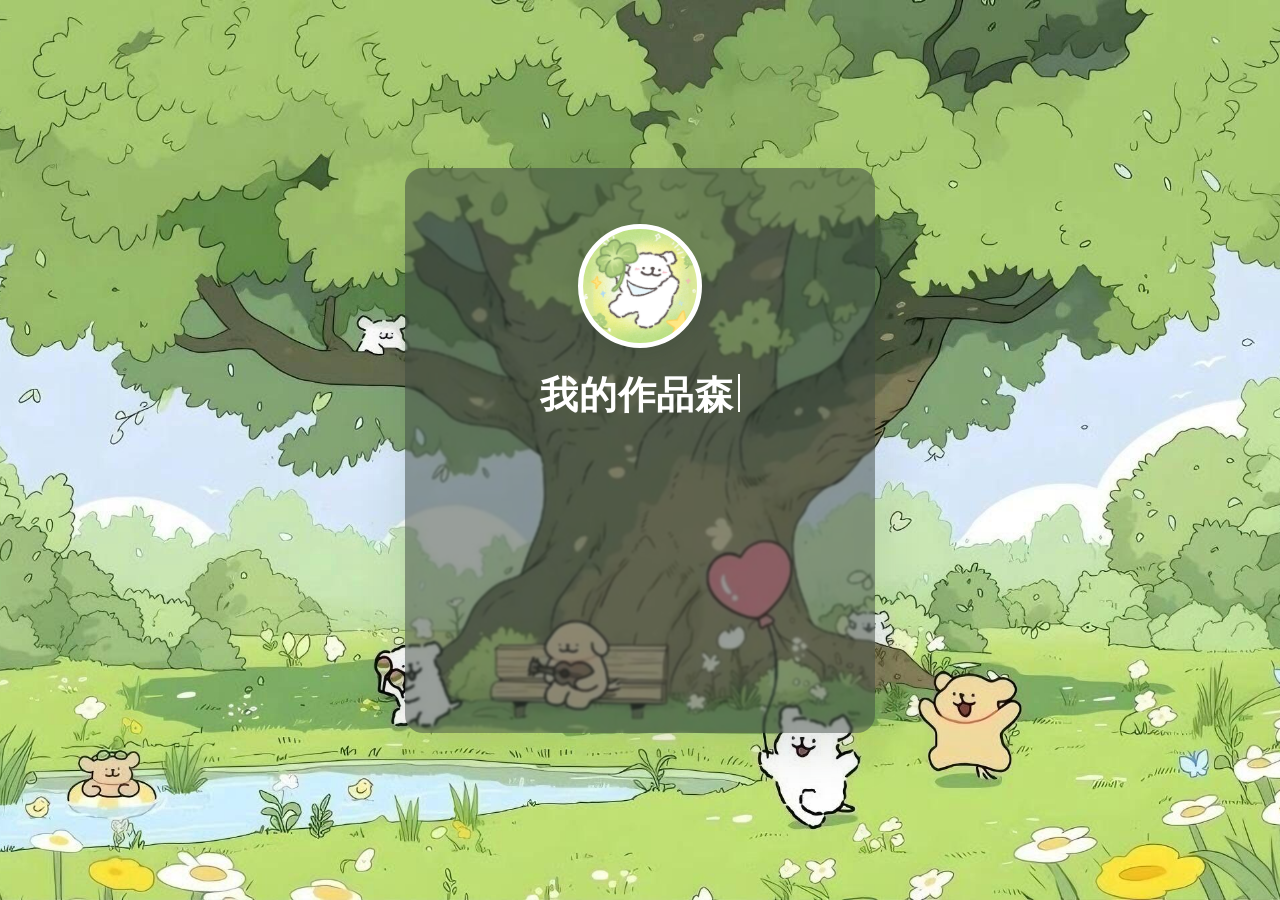
<file: index.html>
<!DOCTYPE html>
<html lang="zh-CN">
<head>
	<meta charset="UTF-8">
	<meta name="viewport" content="width=device-width, initial-scale=1">
	<meta name="description" content="陈玉琳的个人作品集网站入口。">
	<title>我的作品森林</title>
	<link rel="stylesheet" href="css/index.css">
	<script src="js/vendor/gsap.min.js" defer></script>
	<script src="js/vendor/TextPlugin.min.js" defer></script>
	<script src="js/index.js" defer></script>
</head>
<body>
	<a class="skip-link" href="#main-content">跳到主要内容</a>

	<main id="main-content">
		<section id="bkground" aria-labelledby="home-title">
			<div class="my-information">
				<div class="portrait" role="img" aria-label="手绘小熊与四叶草头像"></div>
				<h1 id="home-title" data-typewriter>我的作品森林</h1>
				<div class="intro-copy">
					<p>这里藏着我的作品、想法和表达。</p>
					<p>每一份尝试，都是我一路学习与生长的痕迹。</p>
					<p>欢迎从这里出发，慢慢走进我的创作世界。</p>
				</div>
				<a class="explore-button" href="html/home.html">开始探索</a>
			</div>
		</section>
	</main>
</body>
</html>
</file>
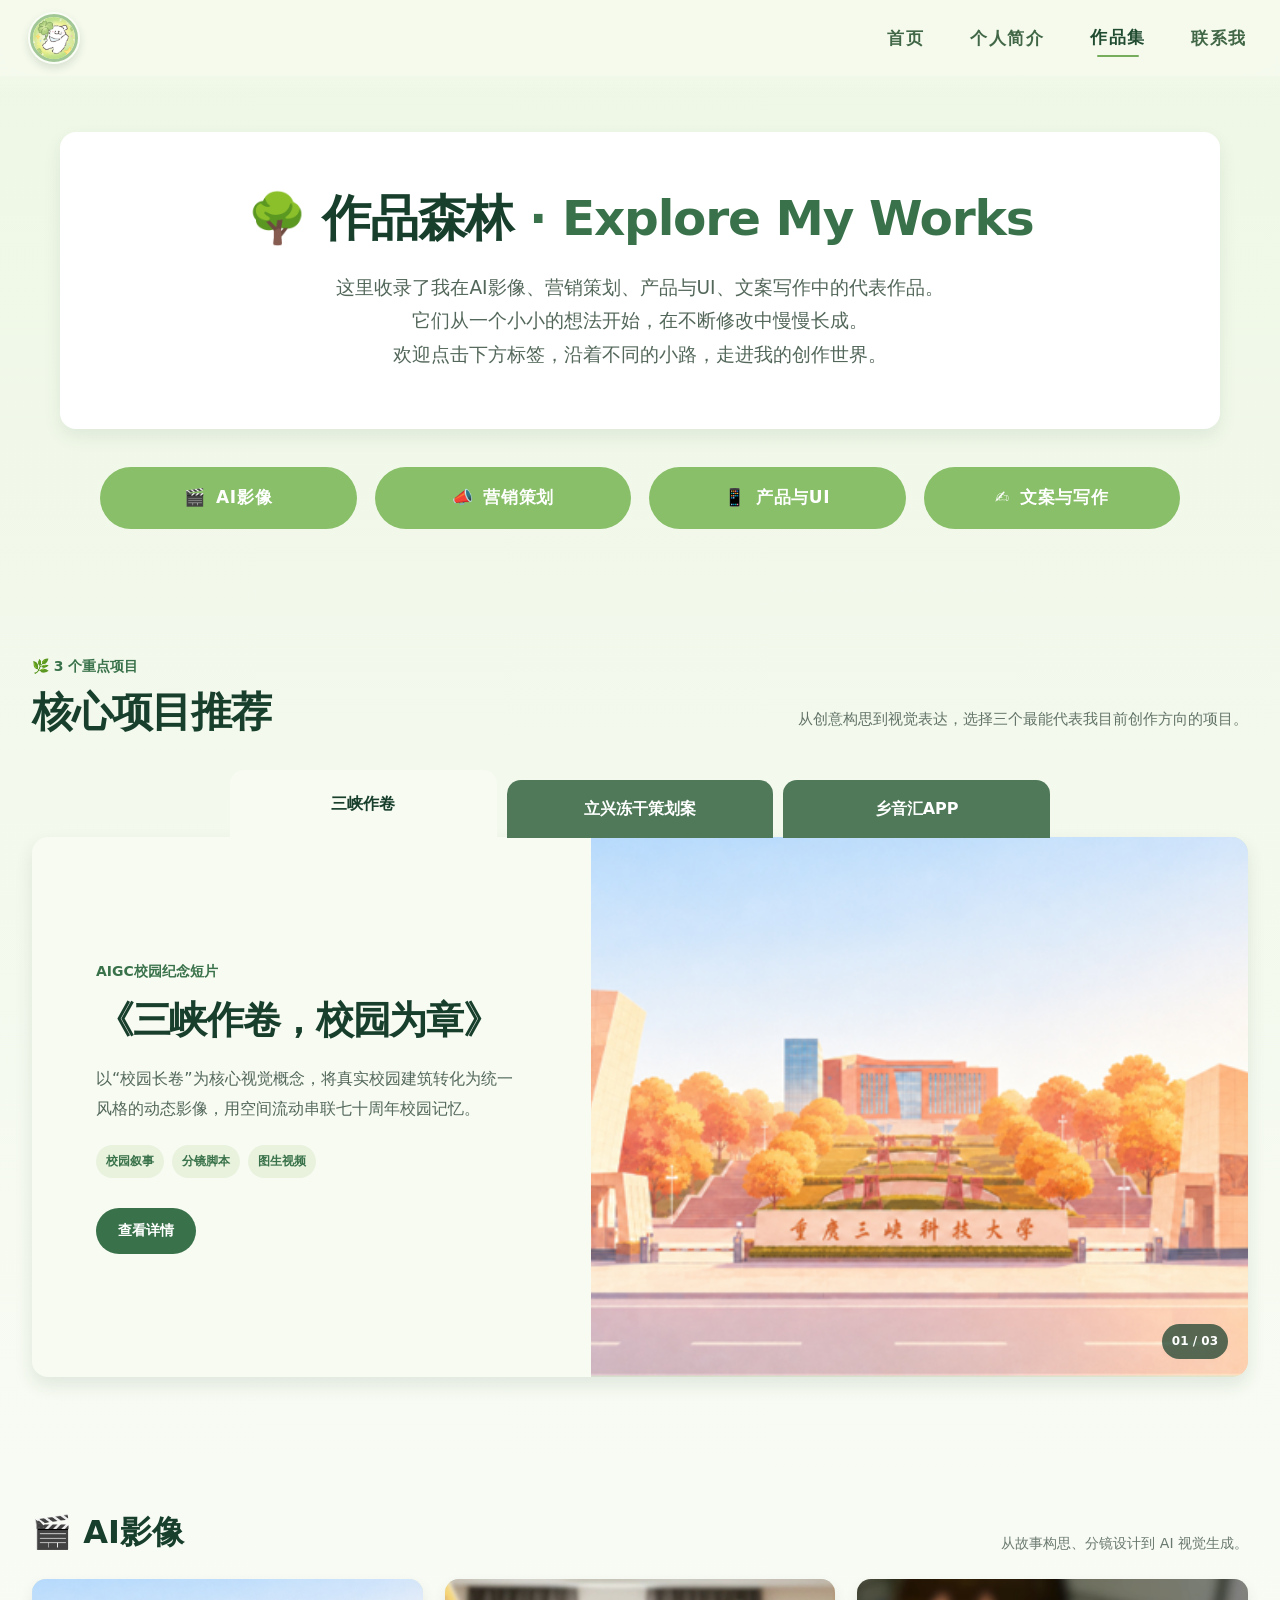
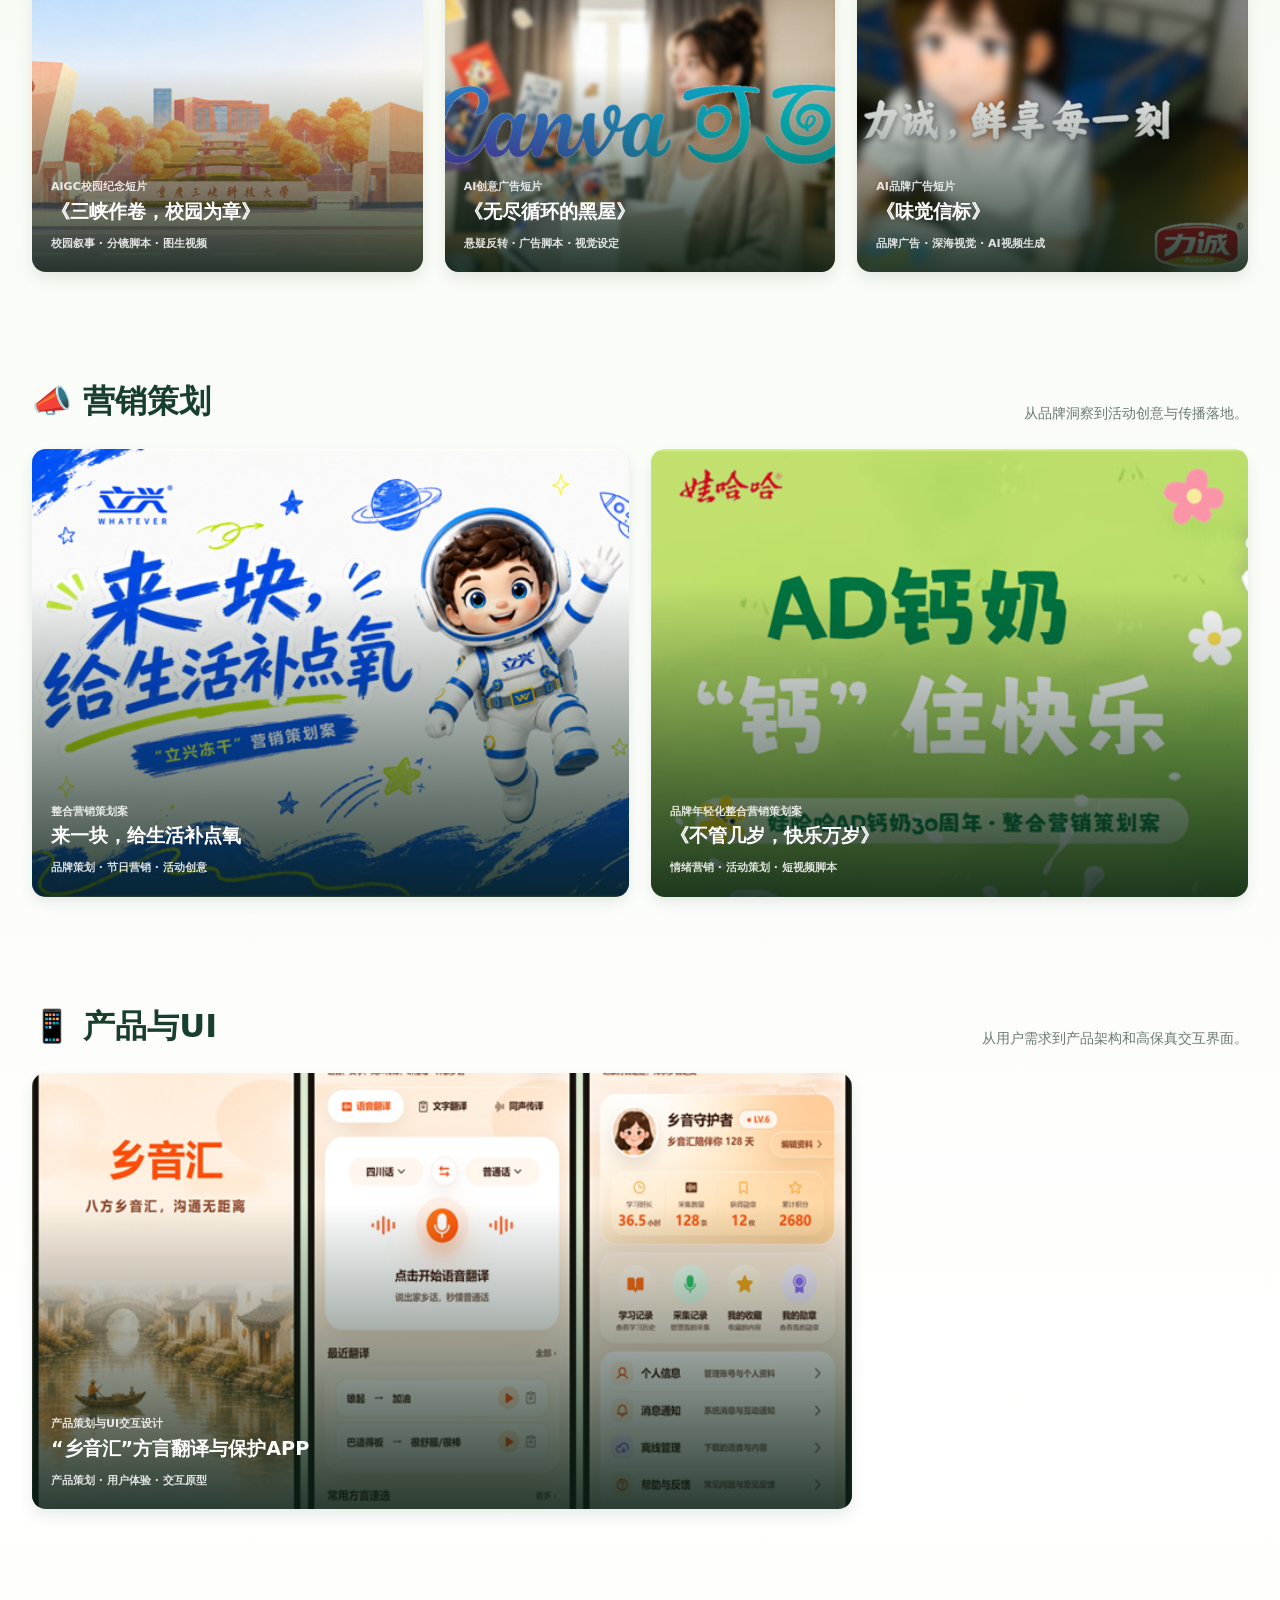
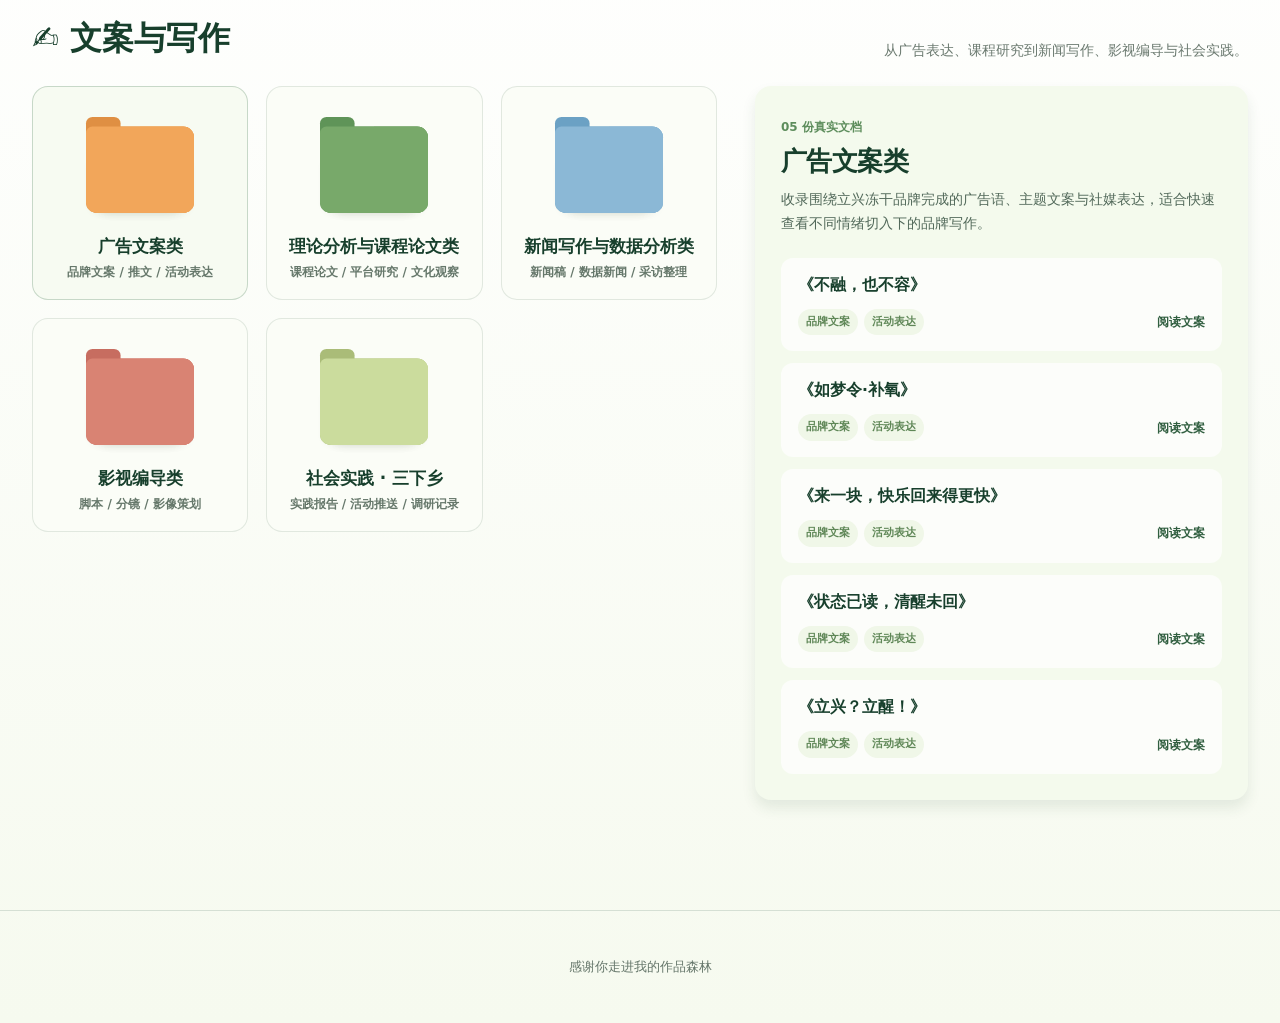
<file: html/detail.html>
<!DOCTYPE html>
<html lang="zh-CN">
<head>
  <meta charset="UTF-8">
  <meta name="viewport" content="width=device-width, initial-scale=1.0">
  <meta name="description" content="陈玉琳的作品集，收录 AI 影像、营销策划、产品与 UI、文案写作方向的代表项目。">
  <title>作品森林｜陈玉琳个人作品集</title>
  <link rel="stylesheet" href="../css/base.css">
  <link rel="stylesheet" href="../css/detail.css?v=20260624-writing-folders-7">
  <link rel="stylesheet" href="../css/inner-nav.css">
  <script src="../js/site.js" defer></script>
  <script src="../js/vendor/gsap.min.js" defer></script>
  <script src="../js/category-books.js" defer></script>
  <script src="../js/writing-folders-refined.js?v=20260624-writing-folders-9" defer></script>
</head>
<body class="portfolio-page inner-page">
  <a class="skip-link" href="#main-content">跳到主要内容</a>

  <header class="site-header">
    <div class="nav-shell">
      <a class="site-brand" href="../index.html" aria-label="返回首页">
        <img class="nav-avatar" src="../img/pho.png" alt="">
      </a>
      <button class="menu-button" type="button" aria-expanded="false" aria-controls="primary-nav">菜单</button>
      <nav class="primary-nav" id="primary-nav" aria-label="主导航">
        <a href="../index.html">首页</a>
        <a href="home.html">个人简介</a>
        <a href="detail.html" aria-current="page">作品集</a>
        <a href="message.html">联系我</a>
      </nav>
    </div>
  </header>

  <main id="main-content">
    <section class="portfolio-hero" aria-labelledby="portfolio-title">
      <div class="portfolio-shell">
        <div class="intro-panel" data-reveal>
          <h1 id="portfolio-title"><span aria-hidden="true">🌳</span> 作品森林 <span>· Explore My Works</span></h1>
          <div class="intro-copy">
            <p>这里收录了我在AI影像、营销策划、产品与UI、文案写作中的代表作品。</p>
            <p>它们从一个小小的想法开始，在不断修改中慢慢长成。</p>
            <p>欢迎点击下方标签，沿着不同的小路，走进我的创作世界。</p>
          </div>
        </div>

        <nav class="category-nav" aria-label="作品分类目录" data-reveal>
          <a class="category-link" href="#category-ai"><span aria-hidden="true">🎬</span>AI影像</a>
          <a class="category-link" href="#category-marketing"><span aria-hidden="true">📣</span>营销策划</a>
          <a class="category-link" href="#category-ui"><span aria-hidden="true">📱</span>产品与UI</a>
          <a class="category-link" href="#category-writing"><span aria-hidden="true">✍️</span>文案与写作</a>
        </nav>
      </div>
    </section>

    <section class="projects-stage" aria-labelledby="projects-title">
      <div class="portfolio-shell">
        <div class="projects-heading" data-reveal>
          <div>
            <p>🌿 3 个重点项目</p>
            <h2 id="projects-title">核心项目推荐</h2>
          </div>
          <p class="projects-intro">从创意构思到视觉表达，选择三个最能代表我目前创作方向的项目。</p>
        </div>

        <section class="featured-showcase" id="featured-projects" data-reveal>
          <div class="featured-tabs" role="tablist" aria-label="核心项目">
            <button role="tab" aria-selected="true" data-featured-tab="sanxia">三峡作卷</button>
            <button role="tab" aria-selected="false" data-featured-tab="lixing">立兴冻干策划案</button>
            <button role="tab" aria-selected="false" data-featured-tab="xiangyinhui">乡音汇APP</button>
          </div>

          <article class="featured-panel">
            <div class="featured-copy">
              <p class="featured-type"></p>
              <h3 class="featured-title"></h3>
              <p class="featured-summary"></p>
              <div class="featured-meta"></div>
              <a class="featured-detail" href="#">查看详情</a>
            </div>
            <figure class="featured-visual">
              <img src="" alt="">
              <figcaption class="featured-number"></figcaption>
            </figure>
          </article>
        </section>

        <div class="category-groups">
          <section class="category-group" id="category-ai" data-reveal>
            <div class="category-heading">
              <h3><span aria-hidden="true">🎬</span> AI影像</h3>
              <p>从故事构思、分镜设计到 AI 视觉生成。</p>
            </div>
            <div class="category-grid">
              <a class="project-tile" href="project.html?id=sanxia">
                <img src="../img/cover-sanxia.png" alt="《三峡作卷，校园为章》项目封面">
                <span class="tile-shade" aria-hidden="true"></span>
                <div><p>AIGC校园纪念短片</p><h4>《三峡作卷，校园为章》</h4><span>校园叙事 · 分镜脚本 · 图生视频</span></div>
              </a>
              <a class="project-tile" href="project.html?id=black-room">
                <img src="../img/cover-black-room.png" alt="《无尽循环的黑屋》项目封面">
                <span class="tile-shade" aria-hidden="true"></span>
                <div><p>AI创意广告短片</p><h4>《无尽循环的黑屋》</h4><span>悬疑反转 · 广告脚本 · 视觉设定</span></div>
              </a>
              <a class="project-tile" href="project.html?id=taste-beacon">
                <img src="../img/cover-taste-beacon.png" alt="《味觉信标》项目封面">
                <span class="tile-shade" aria-hidden="true"></span>
                <div><p>AI品牌广告短片</p><h4>《味觉信标》</h4><span>品牌广告 · 深海视觉 · AI视频生成</span></div>
              </a>
            </div>
          </section>

          <section class="category-group" id="category-marketing" data-reveal>
            <div class="category-heading">
              <h3><span aria-hidden="true">📣</span> 营销策划</h3>
              <p>从品牌洞察到活动创意与传播落地。</p>
            </div>
            <div class="category-grid category-grid-two">
              <a class="project-tile" href="project.html?id=lixing">
                <img src="../img/cover-lixing.png" alt="立兴冻干与 WHATEVER 联名策划案项目封面">
                <span class="tile-shade" aria-hidden="true"></span>
                <div><p>整合营销策划案</p><h4>来一块，给生活补点氧</h4><span>品牌策划 · 节日营销 · 活动创意</span></div>
              </a>
              <a class="project-tile" href="project.html?id=wahaha">
                <img src="../img/cover-wahaha.png" alt="娃哈哈 AD 钙奶三十周年项目封面">
                <span class="tile-shade" aria-hidden="true"></span>
                <div><p>品牌年轻化整合营销策划案</p><h4>《不管几岁，快乐万岁》</h4><span>情绪营销 · 活动策划 · 短视频脚本</span></div>
              </a>
            </div>
          </section>

          <section class="category-group" id="category-ui" data-reveal>
            <div class="category-heading">
              <h3><span aria-hidden="true">📱</span> 产品与UI</h3>
              <p>从用户需求到产品架构和高保真交互界面。</p>
            </div>
            <div class="category-grid category-grid-one">
              <a class="project-tile" href="project.html?id=xiangyinhui">
                <img src="../img/cover-xiangyinhui.png" alt="乡音汇方言翻译与保护 APP 项目封面">
                <span class="tile-shade" aria-hidden="true"></span>
                <div><p>产品策划与UI交互设计</p><h4>“乡音汇”方言翻译与保护APP</h4><span>产品策划 · 用户体验 · 交互原型</span></div>
              </a>
            </div>
          </section>

          <section class="category-group" id="category-writing" data-reveal>
            <div class="writing-folder-board" data-writing-folders>
              <div class="writing-folder-grid" role="list" aria-label="文案与写作分类文件夹">
                <button class="writing-folder-card is-selected" type="button" data-folder="ad" aria-expanded="false" role="listitem" aria-current="true">
                  <span class="writing-folder-object" style="--folder-color:#f2a65a; --folder-back-color:#df8f43;">
                    <span class="writing-folder-back">
                      <span class="writing-paper writing-paper-1"><b>广告语</b><i>品牌表达</i></span>
                      <span class="writing-paper writing-paper-2"><b>推文</b><i>活动传播</i></span>
                      <span class="writing-paper writing-paper-3"><b>策划说明</b><i>文案逻辑</i></span>
                      <span class="writing-folder-front"></span>
                      <span class="writing-folder-front right"></span>
                    </span>
                  </span>
                  <span class="writing-folder-text">
                    <strong>广告文案类</strong>
                    <small>品牌文案 / 推文 / 活动表达</small>
                  </span>
                </button>
                <button class="writing-folder-card" type="button" data-folder="theory" aria-expanded="false" role="listitem">
                  <span class="writing-folder-object" style="--folder-color:#78a96a; --folder-back-color:#5f9458;">
                    <span class="writing-folder-back">
                      <span class="writing-paper writing-paper-1"><b>论文</b><i>课程研究</i></span>
                      <span class="writing-paper writing-paper-2"><b>分析</b><i>媒介观察</i></span>
                      <span class="writing-paper writing-paper-3"><b>报告</b><i>理论整理</i></span>
                      <span class="writing-folder-front"></span>
                      <span class="writing-folder-front right"></span>
                    </span>
                  </span>
                  <span class="writing-folder-text">
                    <strong>理论分析与课程论文类</strong>
                    <small>课程论文 / 平台研究 / 文化观察</small>
                  </span>
                </button>
                <button class="writing-folder-card" type="button" data-folder="news" aria-expanded="false" role="listitem">
                  <span class="writing-folder-object" style="--folder-color:#8bb8d6; --folder-back-color:#6ba1c4;">
                    <span class="writing-folder-back">
                      <span class="writing-paper writing-paper-1"><b>新闻稿</b><i>事实表达</i></span>
                      <span class="writing-paper writing-paper-2"><b>数据</b><i>图表解读</i></span>
                      <span class="writing-paper writing-paper-3"><b>采访</b><i>信息整理</i></span>
                      <span class="writing-folder-front"></span>
                      <span class="writing-folder-front right"></span>
                    </span>
                  </span>
                  <span class="writing-folder-text">
                    <strong>新闻写作与数据分析类</strong>
                    <small>新闻稿 / 数据新闻 / 采访整理</small>
                  </span>
                </button>
                <button class="writing-folder-card" type="button" data-folder="screen" aria-expanded="false" role="listitem">
                  <span class="writing-folder-object" style="--folder-color:#d98373; --folder-back-color:#c76d60;">
                    <span class="writing-folder-back">
                      <span class="writing-paper writing-paper-1"><b>脚本</b><i>镜头叙事</i></span>
                      <span class="writing-paper writing-paper-2"><b>分镜</b><i>场景调度</i></span>
                      <span class="writing-paper writing-paper-3"><b>策划</b><i>节目结构</i></span>
                      <span class="writing-folder-front"></span>
                      <span class="writing-folder-front right"></span>
                    </span>
                  </span>
                  <span class="writing-folder-text">
                    <strong>影视编导类</strong>
                    <small>脚本 / 分镜 / 影像策划</small>
                  </span>
                </button>
                <button class="writing-folder-card" type="button" data-folder="social" aria-expanded="false" role="listitem">
                  <span class="writing-folder-object" style="--folder-color:#cbdc9d; --folder-back-color:#aabc78;">
                    <span class="writing-folder-back">
                      <span class="writing-paper writing-paper-1"><b>调研</b><i>乡村记录</i></span>
                      <span class="writing-paper writing-paper-2"><b>推送</b><i>活动报道</i></span>
                      <span class="writing-paper writing-paper-3"><b>总结</b><i>实践复盘</i></span>
                      <span class="writing-folder-front"></span>
                      <span class="writing-folder-front right"></span>
                    </span>
                  </span>
                  <span class="writing-folder-text">
                    <strong>社会实践 · 三下乡</strong>
                    <small>实践报告 / 活动推送 / 调研记录</small>
                  </span>
                </button>
              </div>
              <aside class="writing-folder-panel" aria-live="polite">
                <div class="writing-panel-heading">
                  <span id="writing-folder-count">05 份文档</span>
                  <h4 id="writing-folder-title">广告文案类</h4>
                  <p id="writing-folder-summary">围绕品牌调性、活动场景和用户情绪完成广告语、推文标题、产品卖点与传播文案整理。</p>
                </div>
                <div class="writing-doc-list" id="writing-doc-list"></div>
              </aside>
            </div>
            <div class="category-heading">
              <h3><span aria-hidden="true">✍️</span> 文案与写作</h3>
              <p>从广告表达、课程研究到新闻写作、影视编导与社会实践。</p>
            </div>
            <div class="category-grid writing-cover-grid">
              <article class="project-tile writing-cover">
                <img src="../img/writing-ad-copy.png" alt="广告文案类封面">
              </article>
              <article class="project-tile writing-cover">
                <img src="../img/writing-theory.png" alt="理论分析与课程论文类封面">
              </article>
              <article class="project-tile writing-cover">
                <img src="../img/writing-news-data.png" alt="新闻写作与数据分析类封面">
              </article>
              <article class="project-tile writing-cover">
                <img src="../img/writing-screenwriting.png" alt="影视编导类封面">
              </article>
              <article class="project-tile writing-cover">
                <img src="../img/writing-social-practice.png" alt="社会实践三下乡封面">
              </article>
            </div>
          </section>
        </div>
      </div>
    </section>
  </main>

  <footer class="site-footer">
    <p>感谢你走进我的作品森林</p>
  </footer>
</body>
</html>
</file>
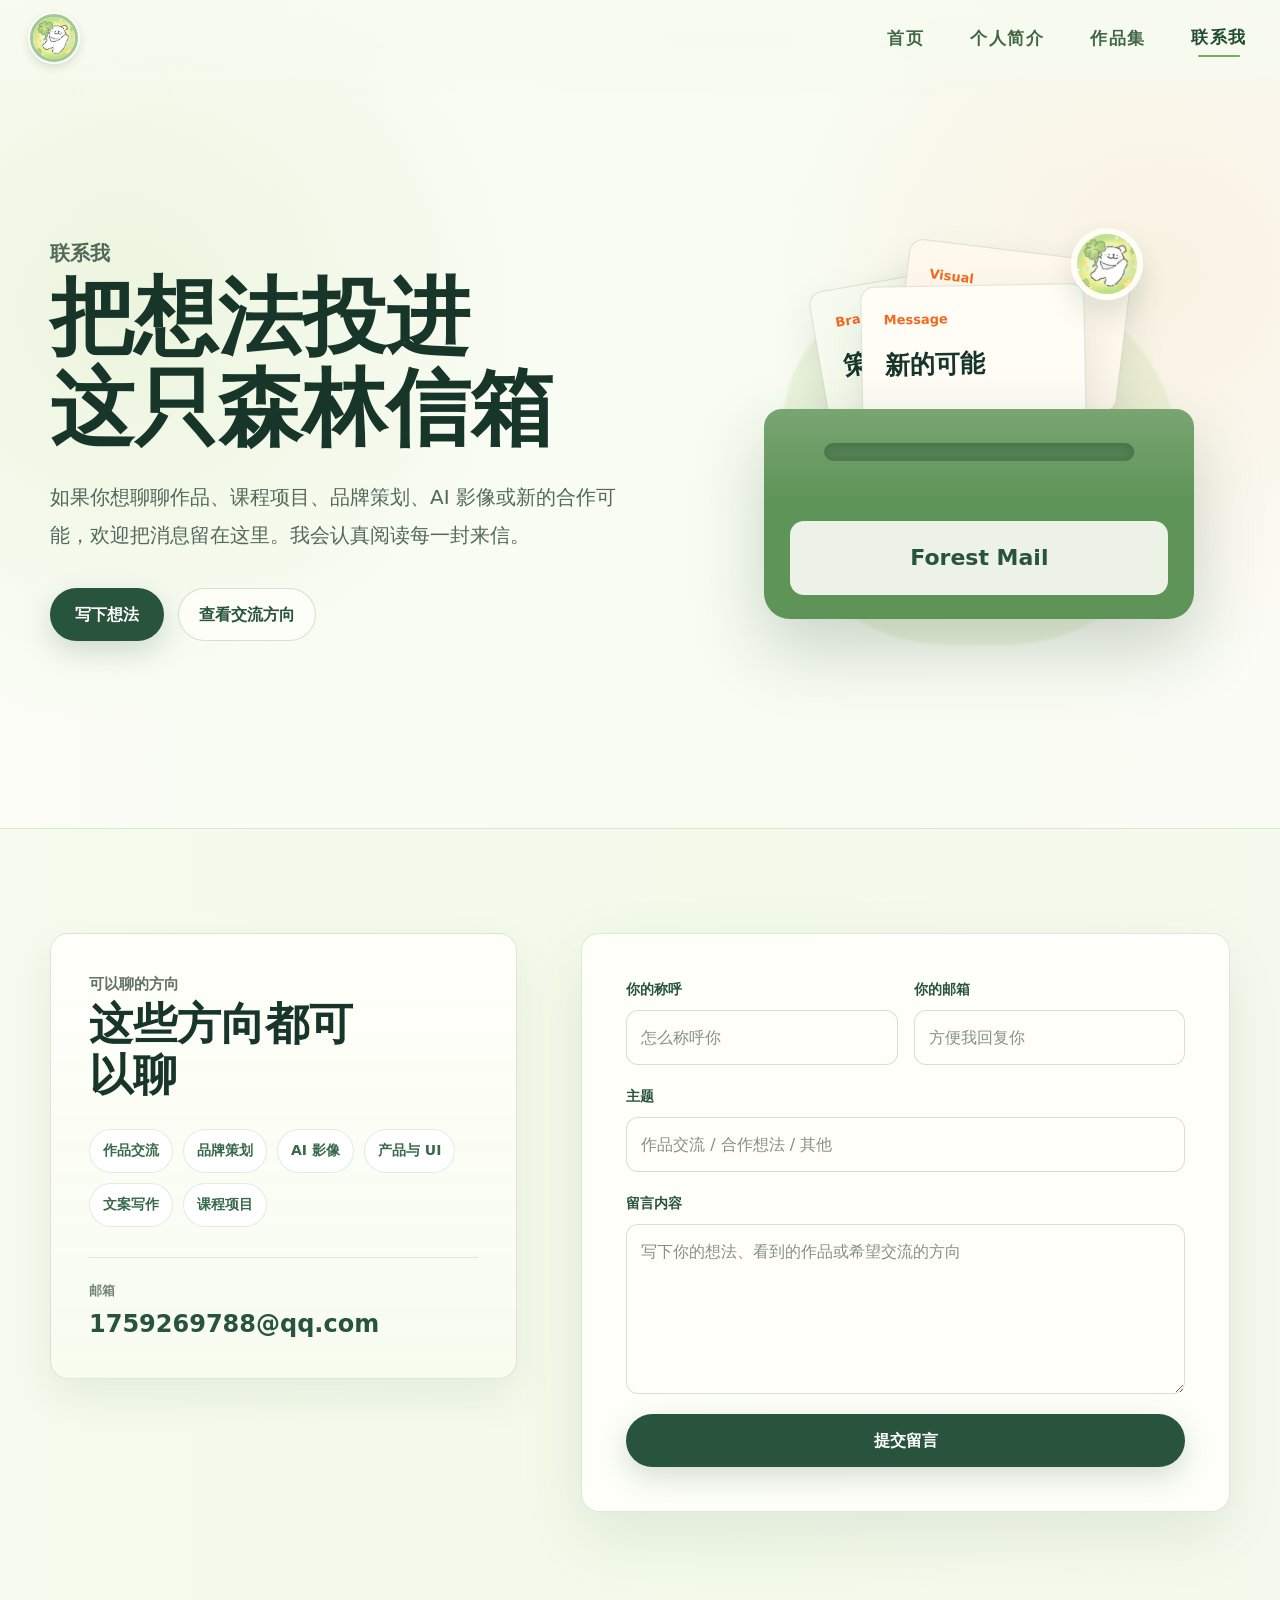
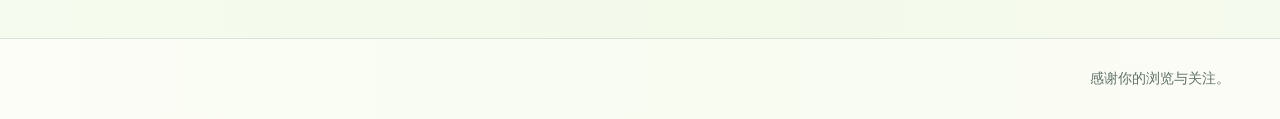
<file: html/message.html>
<!DOCTYPE html>
<html lang="zh-CN">
<head>
	<meta charset="UTF-8">
	<meta name="viewport" content="width=device-width, initial-scale=1">
	<meta name="description" content="通过邮箱或留言表单联系陈玉琳。">
	<title>联系我 | 我的作品森林</title>
	<link rel="stylesheet" href="../css/base.css">
	<link rel="stylesheet" href="../css/inner-nav.css">
	<link rel="stylesheet" href="../css/message.css?v=20260625-contact-3">
	<script src="../js/site.js?v=20260625-contact-mail" defer></script>
</head>
<body class="inner-page contact-page">
	<a class="skip-link" href="#main-content">跳到主要内容</a>

	<header class="site-header">
		<div class="nav-shell">
			<a class="site-brand" href="../index.html" aria-label="返回首页">
				<img class="nav-avatar" src="../img/pho.png" alt="">
			</a>
			<button class="menu-button" type="button" aria-expanded="false" aria-controls="primary-nav">菜单</button>
			<nav class="primary-nav" id="primary-nav" aria-label="主导航">
				<a href="../index.html">首页</a>
				<a href="home.html">个人简介</a>
				<a href="detail.html">作品集</a>
				<a href="message.html" aria-current="page">联系我</a>
			</nav>
		</div>
	</header>

	<main class="page-main" id="main-content">
		<section class="contact-hero" aria-labelledby="contact-title">
			<div class="container contact-hero-grid">
				<div class="contact-copy" data-reveal>
					<p class="contact-kicker">联系我</p>
					<h1 id="contact-title">把想法投进这只森林信箱</h1>
					<p>如果你想聊聊作品、课程项目、品牌策划、AI 影像或新的合作可能，欢迎把消息留在这里。我会认真阅读每一封来信。</p>
					<div class="contact-actions" aria-label="主要联系方式">
						<a class="button" href="#contact-form">写下想法</a>
						<a class="contact-soft-link" href="#contact-form-title">查看交流方向</a>
					</div>
				</div>

				<div class="forest-mailbox" data-reveal aria-label="森林信箱视觉">
					<div class="mailbox-scene">
						<img class="mailbox-stamp" src="../img/pho.png" alt="">
						<div class="letter-card letter-card-back">
							<span>Brand</span>
							<strong>策划想法</strong>
						</div>
						<div class="letter-card letter-card-mid">
							<span>Visual</span>
							<strong>影像灵感</strong>
						</div>
						<div class="letter-card letter-card-front">
							<span>Message</span>
							<strong>新的可能</strong>
						</div>
						<div class="mailbox-body">
							<span class="mailbox-slot"></span>
							<span class="mailbox-label">Forest Mail</span>
						</div>
					</div>
				</div>
			</div>
		</section>

		<section class="contact-section" aria-labelledby="contact-form-title">
			<div class="container contact-layout">
				<div class="contact-note" data-reveal>
					<p class="contact-note-label">可以聊的方向</p>
					<h2 id="contact-form-title">这些方向都可以聊</h2>
					<div class="contact-topic-list">
						<span>作品交流</span>
						<span>品牌策划</span>
						<span>AI 影像</span>
						<span>产品与 UI</span>
						<span>文案写作</span>
						<span>课程项目</span>
					</div>
					<div class="contact-email-card">
						<span>邮箱</span>
						<a href="mailto:1759269788@qq.com">1759269788@qq.com</a>
					</div>
				</div>

				<form class="contact-form" id="contact-form" data-reveal>
					<div class="form-row">
						<div class="form-field">
							<label for="contact-name">你的称呼</label>
							<input id="contact-name" name="name" type="text" autocomplete="name" placeholder="怎么称呼你" required>
						</div>
						<div class="form-field">
							<label for="contact-email">你的邮箱</label>
							<input id="contact-email" name="email" type="email" autocomplete="email" placeholder="方便我回复你" required>
						</div>
					</div>
					<div class="form-field">
						<label for="contact-subject">主题</label>
						<input id="contact-subject" name="subject" type="text" placeholder="作品交流 / 合作想法 / 其他">
					</div>
					<div class="form-field">
						<label for="contact-message">留言内容</label>
						<textarea id="contact-message" name="message" placeholder="写下你的想法、看到的作品或希望交流的方向" required></textarea>
					</div>
					<button class="button" type="submit">提交留言</button>
					<p class="form-status" id="form-status" role="status">已为你生成邮件草稿，请在邮件客户端中确认发送。</p>
				</form>
			</div>
		</section>
	</main>

	<footer class="site-footer">
		<div class="container footer-shell">
			<p>感谢你的浏览与关注。</p>
		</div>
	</footer>
</body>
</html>
</file>
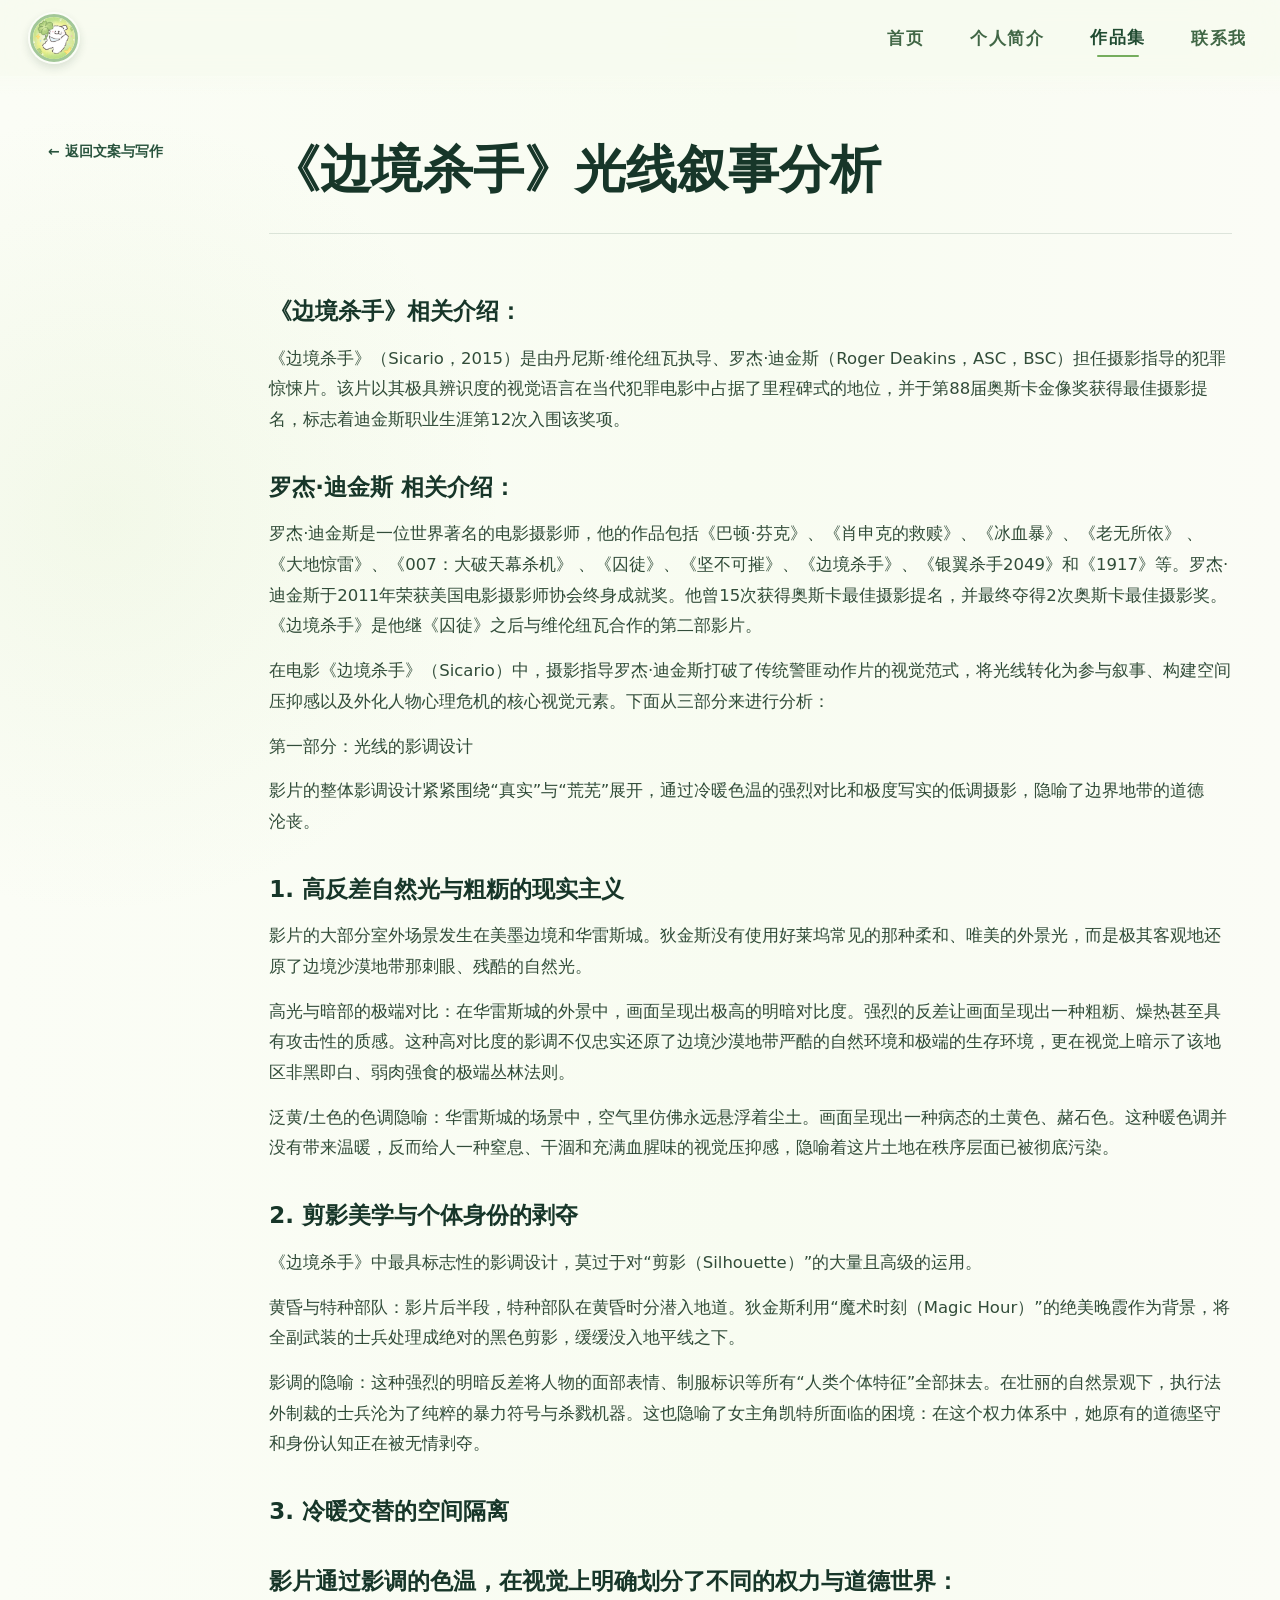
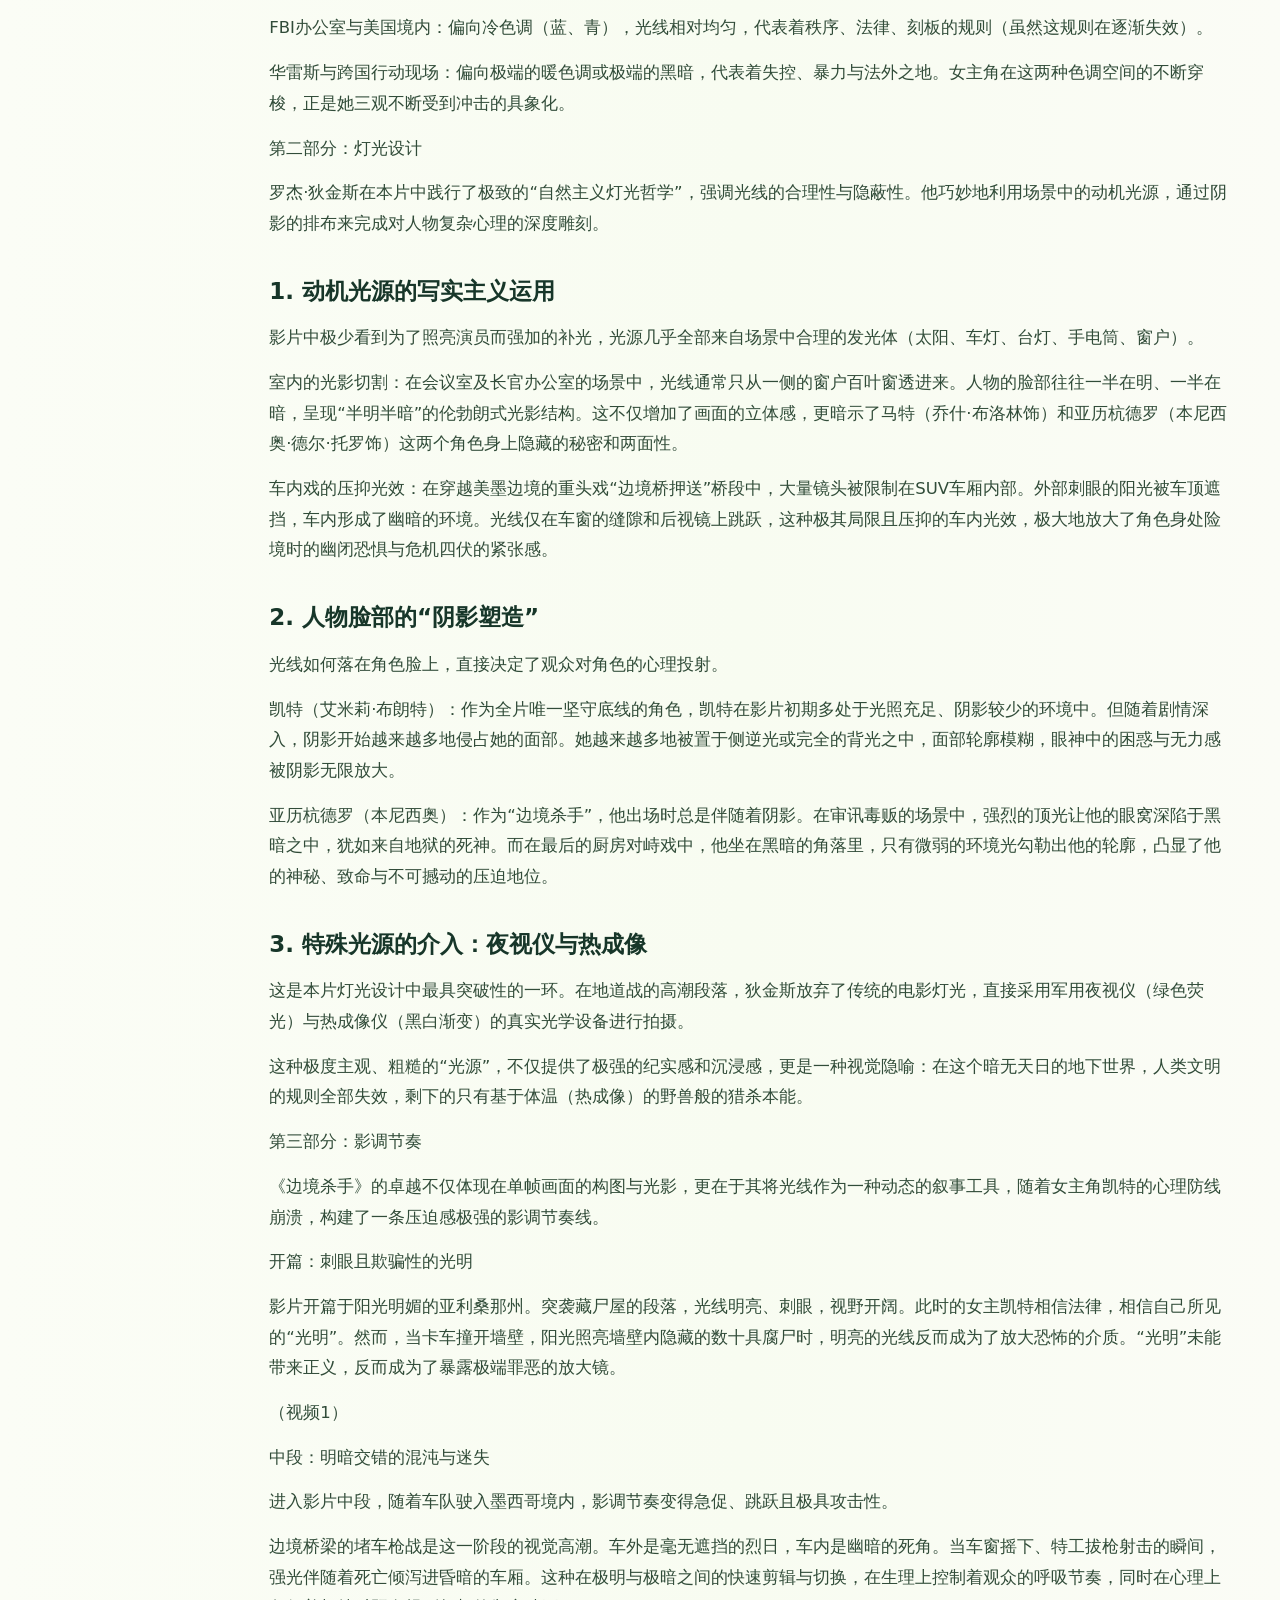
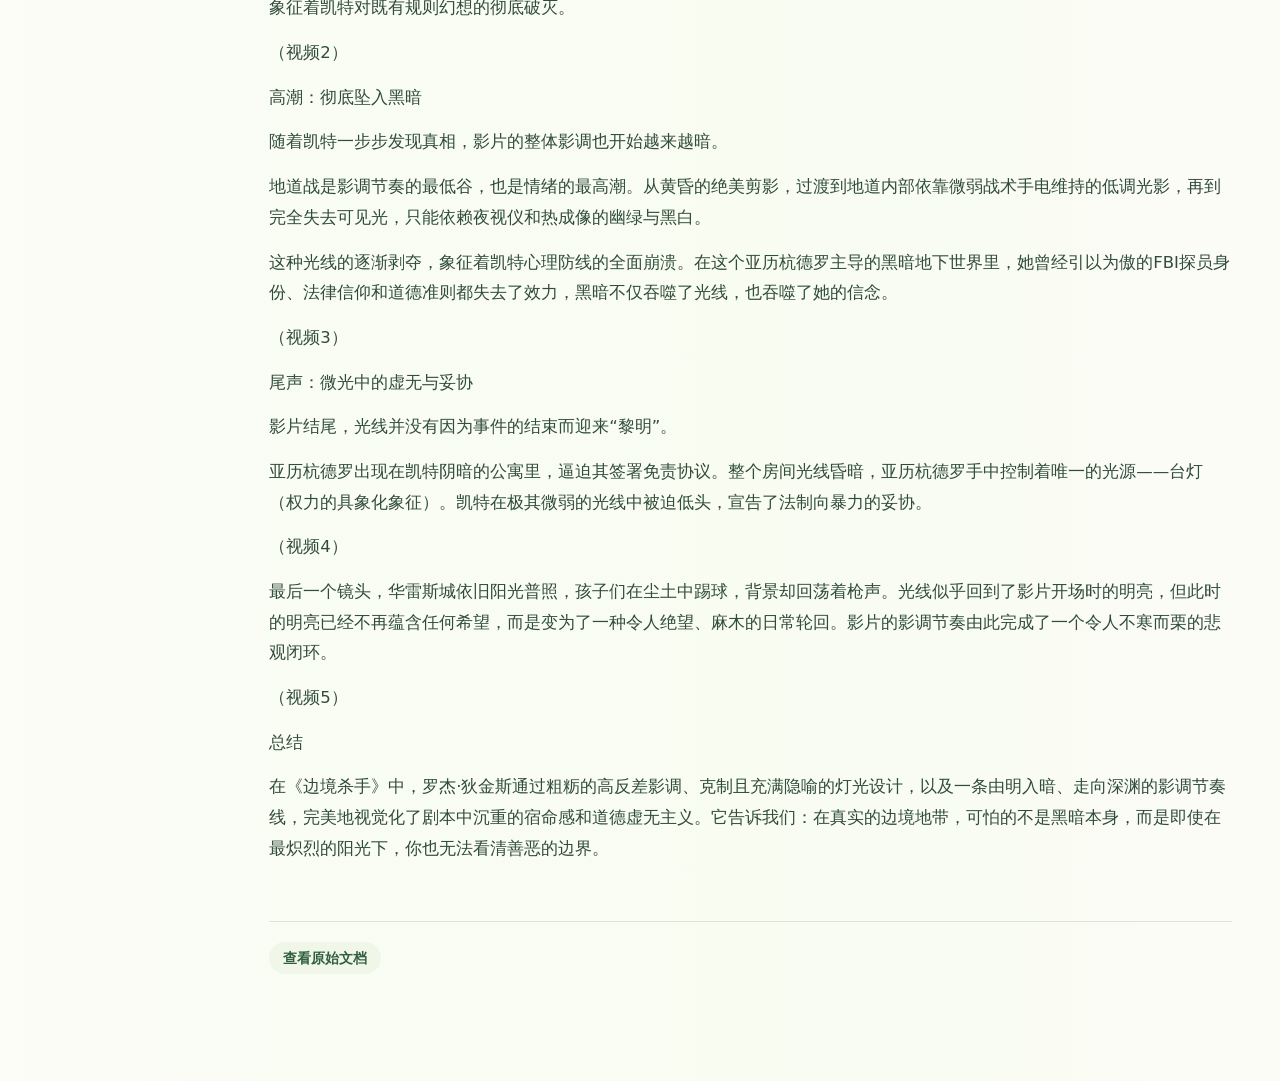
<file: html/writing-article.html>
﻿<!DOCTYPE html>
<html lang="zh-CN">
<head>
  <meta charset="UTF-8">
  <meta name="viewport" content="width=device-width, initial-scale=1.0">
  <meta name="description" content="文案与写作文章阅读页，展示陈玉琳作品集中的课程论文、新闻写作与脚本文本。">
  <title>文章阅读｜文案与写作</title>
  <link rel="stylesheet" href="../css/base.css">
  <link rel="stylesheet" href="../css/inner-nav.css">
  <link rel="stylesheet" href="../css/writing-article.css?v=20260624-article-5">
  <script src="../js/site.js" defer></script>
  <script src="../js/writing-article.js?v=20260626-docs-1" defer></script>
</head>
<body class="article-page inner-page">
  <a class="skip-link" href="#main-content">跳到主要内容</a>

  <header class="site-header">
    <div class="nav-shell">
      <a class="site-brand" href="../index.html" aria-label="返回首页">
        <img class="nav-avatar" src="../img/pho.png" alt="">
      </a>
      <button class="menu-button" type="button" aria-expanded="false" aria-controls="primary-nav">菜单</button>
      <nav class="primary-nav" id="primary-nav" aria-label="主导航">
        <a href="../index.html">首页</a>
        <a href="home.html">个人简介</a>
        <a href="detail.html" aria-current="page">作品集</a>
        <a href="message.html">联系我</a>
      </nav>
    </div>
  </header>

  <main id="main-content" class="article-main">
    <article class="writing-article" data-writing-article>
      <aside class="article-side">
        <a class="article-back" href="detail.html#category-writing">← 返回文案与写作</a>
      </aside>

      <div class="article-body">
        <header class="article-hero">
          <h1 data-article-title></h1>
        </header>
        <div class="article-content" data-article-content></div>
        <footer class="article-footer">
          <a class="article-source" data-article-source download>查看原始文档</a>
        </footer>
      </div>
    </article>
  </main>
</body>
</html>
</file>
<file: css/index.css>
* {
	box-sizing: border-box;
}

html,
body {
	margin: 0;
	min-width: 320px;
	min-height: 100%;
}

body {
	font-family: "Microsoft YaHei", "PingFang SC", sans-serif;
	background: #9fc86d url("../img/bk.jpeg") center center / cover no-repeat fixed;
	color: #fff;
}

.skip-link {
	position: fixed;
	top: 10px;
	left: 10px;
	z-index: 10;
	padding: 9px 14px;
	border-radius: 8px;
	background: #fff;
	color: #4c7737;
	font-weight: 700;
	text-decoration: none;
	transform: translateY(-150%);
	transition: transform 180ms ease;
}

.skip-link:focus {
	transform: translateY(0);
}

#bkground {
	display: grid;
	min-height: 100dvh;
	place-items: center;
	padding: 56px 20px;
	text-align: center;
}

.my-information {
	width: min(100%, 470px);
	padding: 56px 34px 48px;
	border-radius: 18px;
	background: rgba(61, 72, 65, 0.53);
	box-shadow: 0 18px 50px rgba(45, 66, 49, 0.12);
	backdrop-filter: blur(1px);
	-webkit-backdrop-filter: blur(1px);
	will-change: transform, opacity;
}

.portrait {
	width: 124px;
	height: 124px;
	margin: 0 auto 22px;
	border: 5px solid #fff;
	border-radius: 50%;
	background: url("../img/pho.png") center / cover no-repeat;
	box-shadow: 0 6px 18px rgba(30, 57, 39, 0.15);
}

h1 {
	min-height: 1.35em;
	margin: 0;
	font-size: clamp(30px, 5vw, 38px);
	line-height: 1.35;
	letter-spacing: 0.02em;
}

.intro-copy {
	margin: 42px auto 36px;
}

.intro-copy p {
	min-height: 1.75em;
	margin: 0 0 15px;
	font-size: clamp(16px, 2vw, 18px);
	line-height: 1.75;
}

.intro-copy p:last-child {
	margin-bottom: 0;
}

[data-typewriter].is-typing::after {
	content: "";
	display: inline-block;
	width: 2px;
	height: 1em;
	margin-left: 4px;
	background: currentColor;
	vertical-align: -0.1em;
	animation: caret-blink 720ms steps(1) infinite;
}

.explore-button {
	display: inline-flex;
	min-width: 174px;
	min-height: 58px;
	align-items: center;
	justify-content: center;
	padding: 10px 28px;
	border: 3px solid #fff;
	border-radius: 999px;
	color: #fff;
	font-size: 26px;
	font-weight: 700;
	text-decoration: none;
	transition:
		background-color 200ms ease,
		color 200ms ease,
		transform 200ms ease;
}

.explore-button:hover,
.explore-button:focus-visible {
	background: #fff;
	color: #6f9e4d;
	transform: scale(1.04);
}

.explore-button:focus-visible {
	outline: 3px solid rgba(255, 255, 255, 0.5);
	outline-offset: 4px;
}

.explore-button:active {
	transform: scale(0.98);
}

@keyframes caret-blink {
	50% {
		opacity: 0;
	}
}

@media (max-width: 600px) {
	body {
		background-attachment: scroll;
	}

	#bkground {
		padding: 30px 16px;
	}

	.my-information {
		padding: 40px 22px 38px;
	}

	.portrait {
		width: 106px;
		height: 106px;
		margin-bottom: 18px;
	}

	.intro-copy {
		margin: 30px auto;
	}

	.explore-button {
		min-width: 158px;
		min-height: 54px;
		font-size: 23px;
	}
}

@media (prefers-reduced-motion: reduce) {
	* {
		animation-duration: 0.01ms !important;
		transition-duration: 0.01ms !important;
	}
}

@media (prefers-reduced-transparency: reduce) {
	.my-information {
		background: rgba(61, 72, 65, 0.9);
		backdrop-filter: none;
		-webkit-backdrop-filter: none;
	}
}
</file>
<file: css/base.css>
:root {
	--forest-950: #173629;
	--forest-800: #28533d;
	--forest-700: #38694b;
	--forest-600: #4f7f59;
	--leaf-500: #86b967;
	--leaf-300: #b8d88d;
	--leaf-100: #e7f2d8;
	--paper: #f7faef;
	--surface: rgba(255, 255, 250, 0.9);
	--surface-solid: #fcfdf8;
	--text: #20352a;
	--muted: #617267;
	--line: rgba(40, 83, 61, 0.16);
	--shadow: 0 22px 70px rgba(35, 75, 52, 0.14);
	--shadow-soft: 0 12px 34px rgba(45, 86, 60, 0.1);
	--radius-card: 18px;
	--radius-small: 12px;
	--container: 1180px;
	--header-height: 72px;
	font-family: "Microsoft YaHei", "PingFang SC", "Noto Sans CJK SC", system-ui, sans-serif;
	color-scheme: light;
}

* {
	box-sizing: border-box;
}

html {
	scroll-behavior: smooth;
}

body {
	margin: 0;
	min-width: 320px;
	background:
		radial-gradient(circle at 10% 4%, rgba(184, 216, 141, 0.28), transparent 28rem),
		var(--paper);
	color: var(--text);
	line-height: 1.7;
	text-rendering: optimizeLegibility;
}

body.menu-open {
	overflow: hidden;
}

img {
	display: block;
	max-width: 100%;
}

a {
	color: inherit;
	text-decoration: none;
}

button,
input,
textarea {
	font: inherit;
}

button,
a {
	-webkit-tap-highlight-color: transparent;
}

button:focus-visible,
a:focus-visible,
input:focus-visible,
textarea:focus-visible {
	outline: 3px solid rgba(79, 127, 89, 0.38);
	outline-offset: 3px;
}

.skip-link {
	position: fixed;
	top: 10px;
	left: 10px;
	z-index: 999;
	padding: 10px 16px;
	border-radius: var(--radius-small);
	background: var(--forest-950);
	color: #fff;
	transform: translateY(-150%);
	transition: transform 180ms ease;
}

.skip-link:focus {
	transform: translateY(0);
}

.visually-hidden {
	position: absolute !important;
	width: 1px !important;
	height: 1px !important;
	padding: 0 !important;
	margin: -1px !important;
	overflow: hidden !important;
	clip: rect(0, 0, 0, 0) !important;
	white-space: nowrap !important;
	border: 0 !important;
}

.site-header {
	position: sticky;
	top: 0;
	z-index: 100;
	height: var(--header-height);
	border-bottom: 1px solid var(--line);
	background: rgba(247, 250, 239, 0.88);
	backdrop-filter: blur(18px);
	-webkit-backdrop-filter: blur(18px);
}

.home-page .site-header {
	position: fixed;
	inset: 0 0 auto;
	border-bottom-color: rgba(255, 255, 255, 0.2);
	background: rgba(23, 54, 41, 0.42);
	color: #fff;
}

.nav-shell {
	display: flex;
	align-items: center;
	justify-content: space-between;
	width: min(calc(100% - 40px), var(--container));
	height: 100%;
	margin: 0 auto;
}

.site-brand {
	display: inline-flex;
	align-items: center;
	gap: 10px;
	font-size: 17px;
	font-weight: 750;
	letter-spacing: 0.04em;
	white-space: nowrap;
}

.brand-mark {
	display: grid;
	width: 32px;
	height: 32px;
	place-items: center;
	border: 1px solid rgba(56, 105, 75, 0.28);
	border-radius: 50%;
	background: var(--leaf-100);
	color: var(--forest-800);
	font-size: 14px;
	font-weight: 800;
}

.home-page .brand-mark {
	border-color: rgba(255, 255, 255, 0.45);
	background: rgba(255, 255, 255, 0.16);
	color: #fff;
}

.primary-nav {
	display: flex;
	align-items: center;
	gap: 6px;
}

.primary-nav a {
	position: relative;
	padding: 9px 14px;
	border-radius: 999px;
	color: var(--muted);
	font-size: 15px;
	font-weight: 650;
	transition:
		background-color 180ms ease,
		color 180ms ease,
		transform 180ms ease;
}

.home-page .primary-nav a {
	color: rgba(255, 255, 255, 0.82);
}

.primary-nav a:hover,
.primary-nav a[aria-current="page"] {
	background: rgba(79, 127, 89, 0.12);
	color: var(--forest-800);
}

.home-page .primary-nav a:hover,
.home-page .primary-nav a[aria-current="page"] {
	background: rgba(255, 255, 255, 0.18);
	color: #fff;
}

.primary-nav a:active,
.button:active,
.filter-button:active,
.path-link:active {
	transform: translateY(1px) scale(0.98);
}

.menu-button {
	display: none;
	padding: 8px 12px;
	border: 1px solid var(--line);
	border-radius: 999px;
	background: var(--surface);
	color: var(--forest-800);
	font-size: 14px;
	font-weight: 700;
	cursor: pointer;
}

.home-page .menu-button {
	border-color: rgba(255, 255, 255, 0.35);
	background: rgba(255, 255, 255, 0.12);
	color: #fff;
}

.container {
	width: min(calc(100% - 40px), var(--container));
	margin-inline: auto;
}

.page-main {
	padding-top: 74px;
}

.page-hero {
	position: relative;
	overflow: hidden;
	padding: 86px 0 72px;
}

.page-hero::before {
	content: "";
	position: absolute;
	top: -190px;
	right: -160px;
	width: 520px;
	height: 520px;
	border-radius: 50%;
	background: rgba(184, 216, 141, 0.24);
	filter: blur(2px);
	pointer-events: none;
}

.page-hero-grid {
	position: relative;
	display: grid;
	grid-template-columns: minmax(0, 0.9fr) minmax(340px, 1.1fr);
	gap: clamp(44px, 8vw, 110px);
	align-items: center;
}

.page-kicker {
	margin: 0 0 14px;
	color: var(--forest-600);
	font-size: 14px;
	font-weight: 750;
	letter-spacing: 0.08em;
}

.page-title {
	max-width: 12ch;
	margin: 0;
	font-size: clamp(44px, 7vw, 76px);
	line-height: 1.06;
	letter-spacing: -0.055em;
}

.page-lead {
	max-width: 56ch;
	margin: 24px 0 0;
	color: var(--muted);
	font-size: clamp(17px, 2vw, 20px);
	line-height: 1.8;
}

.section {
	padding: 84px 0;
}

.section-soft {
	border-block: 1px solid var(--line);
	background: rgba(231, 242, 216, 0.48);
}

.section-heading {
	max-width: 720px;
	margin-bottom: 42px;
}

.section-heading h2 {
	margin: 0;
	font-size: clamp(32px, 5vw, 52px);
	line-height: 1.15;
	letter-spacing: -0.04em;
}

.section-heading p {
	max-width: 58ch;
	margin: 16px 0 0;
	color: var(--muted);
	font-size: 17px;
}

.button {
	display: inline-flex;
	min-height: 48px;
	align-items: center;
	justify-content: center;
	padding: 12px 24px;
	border: 1px solid transparent;
	border-radius: 999px;
	background: var(--forest-800);
	color: #fff;
	font-weight: 750;
	white-space: nowrap;
	box-shadow: 0 10px 30px rgba(40, 83, 61, 0.2);
	transition:
		transform 180ms ease,
		background-color 180ms ease,
		box-shadow 180ms ease;
}

.button:hover {
	background: var(--forest-950);
	box-shadow: 0 14px 34px rgba(40, 83, 61, 0.26);
	transform: translateY(-2px);
}

.button-light {
	border-color: rgba(255, 255, 255, 0.46);
	background: rgba(255, 255, 255, 0.16);
	color: #fff;
	box-shadow: none;
	backdrop-filter: blur(12px);
	-webkit-backdrop-filter: blur(12px);
}

.button-light:hover {
	background: #fff;
	color: var(--forest-800);
	box-shadow: 0 12px 34px rgba(20, 50, 35, 0.2);
}

/* Home */
.home-page {
	background: var(--forest-950);
}

.home-hero {
	position: relative;
	display: grid;
	min-height: 100dvh;
	place-items: center;
	overflow: hidden;
	padding: calc(var(--header-height) + 48px) 20px 48px;
	background:
		linear-gradient(rgba(21, 54, 37, 0.1), rgba(21, 54, 37, 0.16)),
		url("../img/bk.jpeg") center / cover no-repeat;
	isolation: isolate;
}

.home-hero::before {
	content: "";
	position: absolute;
	inset: 0;
	z-index: -1;
	background: linear-gradient(90deg, rgba(20, 49, 34, 0.16), transparent 28%, transparent 72%, rgba(20, 49, 34, 0.12));
}

.home-card {
	width: min(100%, 610px);
	padding: clamp(34px, 6vw, 64px);
	border: 1px solid rgba(255, 255, 255, 0.3);
	border-radius: var(--radius-card);
	background:
		linear-gradient(145deg, rgba(23, 54, 41, 0.62), rgba(45, 80, 58, 0.42)),
		rgba(23, 54, 41, 0.36);
	color: #fff;
	text-align: center;
	box-shadow: 0 34px 100px rgba(19, 49, 34, 0.25);
	backdrop-filter: blur(14px) saturate(120%);
	-webkit-backdrop-filter: blur(14px) saturate(120%);
	animation: hero-enter 780ms cubic-bezier(0.16, 1, 0.3, 1) both;
}

.home-card h1 {
	margin: 0;
	font-size: clamp(46px, 8vw, 76px);
	line-height: 1.08;
	letter-spacing: -0.055em;
}

.home-copy {
	margin: 26px auto 32px;
	color: rgba(255, 255, 255, 0.9);
	font-size: clamp(16px, 2.2vw, 19px);
	line-height: 1.9;
}

.home-copy p {
	margin: 0;
}

@keyframes hero-enter {
	from {
		opacity: 0;
		transform: translateY(24px) scale(0.985);
	}
	to {
		opacity: 1;
		transform: translateY(0) scale(1);
	}
}

/* About */
.portrait-panel {
	position: relative;
	min-height: 480px;
	overflow: hidden;
	border-radius: var(--radius-card);
	background:
		linear-gradient(180deg, rgba(91, 137, 84, 0.06), rgba(33, 74, 51, 0.24)),
		url("../img/hone-bk.png") center 78% / cover no-repeat;
	box-shadow: var(--shadow);
}

.portrait-panel::after {
	content: "正在学习，也正在生长";
	position: absolute;
	right: 24px;
	bottom: 24px;
	left: 24px;
	padding: 18px 22px;
	border: 1px solid rgba(255, 255, 255, 0.34);
	border-radius: var(--radius-small);
	background: rgba(26, 60, 41, 0.58);
	color: #fff;
	font-size: 16px;
	font-weight: 700;
	backdrop-filter: blur(12px);
	-webkit-backdrop-filter: blur(12px);
}

.about-copy {
	display: grid;
	gap: 18px;
}

.about-copy p {
	margin: 0;
	color: var(--muted);
	font-size: 17px;
	line-height: 1.95;
}

.about-copy p:first-child {
	color: var(--text);
	font-size: 21px;
	font-weight: 720;
}

.skill-cloud {
	display: flex;
	flex-wrap: wrap;
	gap: 10px;
	margin-top: 30px;
}

.skill-tag {
	padding: 9px 14px;
	border: 1px solid var(--line);
	border-radius: 999px;
	background: var(--surface-solid);
	color: var(--forest-700);
	font-size: 14px;
	font-weight: 700;
	box-shadow: 0 5px 16px rgba(45, 86, 60, 0.05);
}

.path-grid {
	display: grid;
	grid-template-columns: 1.2fr 0.8fr 0.8fr 1.2fr;
	gap: 16px;
}

.path-link {
	display: flex;
	min-height: 210px;
	flex-direction: column;
	justify-content: space-between;
	padding: 24px;
	border: 1px solid var(--line);
	border-radius: var(--radius-card);
	background: var(--surface-solid);
	box-shadow: var(--shadow-soft);
	transition:
		transform 220ms cubic-bezier(0.16, 1, 0.3, 1),
		box-shadow 220ms ease,
		background-color 220ms ease;
}

.path-link:nth-child(2),
.path-link:nth-child(3) {
	transform: translateY(26px);
}

.path-link:hover {
	background: var(--leaf-100);
	box-shadow: var(--shadow);
	transform: translateY(-6px);
}

.path-link:nth-child(2):hover,
.path-link:nth-child(3):hover {
	transform: translateY(20px);
}

.path-mark {
	display: grid;
	width: 58px;
	height: 58px;
	place-items: center;
	border-radius: 50%;
	background: var(--forest-800);
	color: #fff;
	font-size: 16px;
	font-weight: 850;
	letter-spacing: 0.04em;
}

.path-link h3 {
	margin: 30px 0 4px;
	font-size: 22px;
}

.path-link p {
	margin: 0;
	color: var(--muted);
	font-size: 14px;
}

/* Portfolio */
.portfolio-intro {
	max-width: 900px;
}

.filter-bar {
	position: sticky;
	top: calc(var(--header-height) + 14px);
	z-index: 20;
	display: flex;
	width: fit-content;
	max-width: 100%;
	gap: 6px;
	overflow-x: auto;
	margin: 0 0 38px;
	padding: 7px;
	border: 1px solid var(--line);
	border-radius: 999px;
	background: rgba(252, 253, 248, 0.9);
	box-shadow: var(--shadow-soft);
	backdrop-filter: blur(14px);
	-webkit-backdrop-filter: blur(14px);
	scrollbar-width: none;
}

.filter-bar::-webkit-scrollbar {
	display: none;
}

.filter-button {
	flex: 0 0 auto;
	padding: 9px 16px;
	border: 0;
	border-radius: 999px;
	background: transparent;
	color: var(--muted);
	font-size: 14px;
	font-weight: 750;
	cursor: pointer;
	transition:
		background-color 180ms ease,
		color 180ms ease,
		transform 180ms ease;
}

.filter-button:hover,
.filter-button[aria-pressed="true"] {
	background: var(--forest-800);
	color: #fff;
}

.project-grid {
	display: grid;
	grid-template-columns: repeat(12, minmax(0, 1fr));
	gap: 20px;
}

.project-card {
	grid-column: span 6;
	overflow: hidden;
	border: 1px solid var(--line);
	border-radius: var(--radius-card);
	background: var(--surface-solid);
	box-shadow: var(--shadow-soft);
	transition:
		opacity 220ms ease,
		transform 220ms cubic-bezier(0.16, 1, 0.3, 1),
		box-shadow 220ms ease;
}

.project-card:nth-child(1),
.project-card:nth-child(6) {
	grid-column: span 7;
}

.project-card:nth-child(2),
.project-card:nth-child(5) {
	grid-column: span 5;
}

.project-card:hover {
	box-shadow: var(--shadow);
	transform: translateY(-5px);
}

.project-card.is-hidden {
	display: none;
}

.project-visual {
	display: flex;
	min-height: 250px;
	align-items: flex-end;
	padding: 24px;
	background:
		linear-gradient(145deg, rgba(23, 54, 41, 0.1), rgba(184, 216, 141, 0.4)),
		var(--leaf-100);
}

.project-card:nth-child(2n) .project-visual {
	background:
		linear-gradient(145deg, rgba(235, 200, 142, 0.2), rgba(134, 185, 103, 0.3)),
		#f5f7eb;
}

.project-card:nth-child(3n) .project-visual {
	background:
		linear-gradient(145deg, rgba(110, 152, 192, 0.17), rgba(184, 216, 141, 0.36)),
		#f2f7ef;
}

.project-symbol {
	font-size: clamp(54px, 9vw, 96px);
	font-weight: 850;
	line-height: 0.9;
	letter-spacing: -0.08em;
	color: rgba(40, 83, 61, 0.78);
}

.project-body {
	padding: 25px;
}

.project-type {
	margin: 0 0 8px;
	color: var(--forest-600);
	font-size: 13px;
	font-weight: 800;
	letter-spacing: 0.08em;
}

.project-body h2 {
	margin: 0;
	font-size: clamp(23px, 3vw, 31px);
	line-height: 1.3;
	letter-spacing: -0.025em;
}

.project-body p {
	margin: 12px 0 0;
	color: var(--muted);
}

.project-meta {
	display: flex;
	flex-wrap: wrap;
	gap: 8px;
	margin-top: 20px;
}

.project-meta span {
	padding: 6px 10px;
	border-radius: 999px;
	background: var(--leaf-100);
	color: var(--forest-700);
	font-size: 12px;
	font-weight: 700;
}

.empty-note {
	display: none;
	margin: 32px 0 0;
	padding: 28px;
	border: 1px dashed rgba(40, 83, 61, 0.28);
	border-radius: var(--radius-card);
	color: var(--muted);
	text-align: center;
}

/* Contact */
.contact-layout {
	display: grid;
	grid-template-columns: minmax(0, 0.8fr) minmax(460px, 1.2fr);
	gap: clamp(32px, 7vw, 90px);
	align-items: start;
}

.contact-note {
	padding: 28px;
	border: 1px solid var(--line);
	border-radius: var(--radius-card);
	background: var(--leaf-100);
}

.contact-note h2 {
	margin: 0 0 10px;
	font-size: 26px;
}

.contact-note p {
	margin: 0;
	color: var(--muted);
}

.email-placeholder {
	display: inline-block;
	margin-top: 24px;
	padding-bottom: 4px;
	border-bottom: 2px solid var(--forest-600);
	color: var(--forest-800);
	font-size: clamp(18px, 3vw, 26px);
	font-weight: 800;
}

.contact-form {
	display: grid;
	gap: 20px;
	padding: clamp(24px, 5vw, 44px);
	border: 1px solid var(--line);
	border-radius: var(--radius-card);
	background: var(--surface-solid);
	box-shadow: var(--shadow);
}

.form-row {
	display: grid;
	grid-template-columns: 1fr 1fr;
	gap: 16px;
}

.form-field {
	display: grid;
	gap: 8px;
}

.form-field label {
	color: var(--forest-800);
	font-size: 14px;
	font-weight: 750;
}

.form-field input,
.form-field textarea {
	width: 100%;
	border: 1px solid rgba(40, 83, 61, 0.25);
	border-radius: var(--radius-small);
	background: #fff;
	color: var(--text);
	padding: 13px 14px;
	transition:
		border-color 180ms ease,
		box-shadow 180ms ease;
}

.form-field textarea {
	min-height: 170px;
	resize: vertical;
}

.form-field input::placeholder,
.form-field textarea::placeholder {
	color: #849187;
}

.form-field input:focus,
.form-field textarea:focus {
	border-color: var(--forest-600);
	box-shadow: 0 0 0 4px rgba(79, 127, 89, 0.12);
	outline: 0;
}

.form-help,
.form-status {
	margin: 0;
	color: var(--muted);
	font-size: 13px;
}

.form-status {
	display: none;
	padding: 12px 14px;
	border-radius: var(--radius-small);
	background: var(--leaf-100);
	color: var(--forest-800);
	font-weight: 700;
}

.form-status.is-visible {
	display: block;
}

.site-footer {
	padding: 28px 0;
	border-top: 1px solid var(--line);
	color: var(--muted);
	font-size: 14px;
}

.footer-shell {
	display: flex;
	align-items: center;
	justify-content: space-between;
	gap: 20px;
}

.footer-shell p {
	margin: 0;
}

[data-reveal] {
	opacity: 0;
	transform: translateY(18px);
	transition:
		opacity 620ms cubic-bezier(0.16, 1, 0.3, 1),
		transform 620ms cubic-bezier(0.16, 1, 0.3, 1);
}

[data-reveal].is-visible {
	opacity: 1;
	transform: translateY(0);
}

@media (max-width: 900px) {
	.page-hero-grid,
	.contact-layout {
		grid-template-columns: 1fr;
	}

	.page-title {
		max-width: 16ch;
	}

	.portrait-panel {
		min-height: 420px;
	}

	.path-grid {
		grid-template-columns: 1fr 1fr;
	}

	.path-link:nth-child(2),
	.path-link:nth-child(3) {
		transform: none;
	}

	.path-link:nth-child(2):hover,
	.path-link:nth-child(3):hover {
		transform: translateY(-6px);
	}

	.project-card,
	.project-card:nth-child(1),
	.project-card:nth-child(2),
	.project-card:nth-child(5),
	.project-card:nth-child(6) {
		grid-column: span 6;
	}
}

@media (max-width: 720px) {
	:root {
		--header-height: 64px;
	}

	.nav-shell,
	.container {
		width: min(calc(100% - 28px), var(--container));
	}

	.menu-button {
		display: inline-flex;
	}

	.primary-nav {
		position: fixed;
		top: calc(var(--header-height) + 10px);
		right: 14px;
		left: 14px;
		display: grid;
		gap: 4px;
		padding: 10px;
		border: 1px solid var(--line);
		border-radius: var(--radius-card);
		background: rgba(252, 253, 248, 0.98);
		color: var(--text);
		box-shadow: var(--shadow);
		opacity: 0;
		pointer-events: none;
		transform: translateY(-10px);
		transition:
			opacity 180ms ease,
			transform 180ms ease;
	}

	.home-page .primary-nav {
		background: rgba(25, 57, 40, 0.96);
	}

	.primary-nav.is-open {
		opacity: 1;
		pointer-events: auto;
		transform: translateY(0);
	}

	.primary-nav a {
		padding: 12px 14px;
	}

	.page-main {
		padding-top: 52px;
	}

	.page-hero {
		padding: 64px 0 54px;
	}

	.page-hero-grid {
		gap: 36px;
	}

	.section {
		padding: 64px 0;
	}

	.home-hero {
		padding-inline: 14px;
	}

	.home-card {
		padding: 38px 24px;
	}

	.path-grid {
		grid-template-columns: 1fr;
	}

	.path-link {
		min-height: 180px;
	}

	.project-card,
	.project-card:nth-child(1),
	.project-card:nth-child(2),
	.project-card:nth-child(5),
	.project-card:nth-child(6) {
		grid-column: 1 / -1;
	}

	.project-visual {
		min-height: 210px;
	}

	.filter-bar {
		top: calc(var(--header-height) + 8px);
		width: 100%;
		border-radius: var(--radius-small);
	}

	.contact-layout {
		gap: 28px;
	}

	.form-row {
		grid-template-columns: 1fr;
	}

	.footer-shell {
		align-items: flex-start;
		flex-direction: column;
	}
}

@media (prefers-reduced-motion: reduce) {
	html {
		scroll-behavior: auto;
	}

	*,
	*::before,
	*::after {
		animation-duration: 0.01ms !important;
		animation-iteration-count: 1 !important;
		scroll-behavior: auto !important;
		transition-duration: 0.01ms !important;
	}

	[data-reveal] {
		opacity: 1;
		transform: none;
	}
}

@media (prefers-reduced-transparency: reduce) {
	.site-header,
	.home-card,
	.filter-bar,
	.portrait-panel::after {
		backdrop-filter: none;
		-webkit-backdrop-filter: none;
	}

	.site-header,
	.filter-bar {
		background: var(--surface-solid);
	}

	.home-page .site-header {
		background: var(--forest-950);
	}

	.home-card {
		background: rgba(23, 54, 41, 0.92);
	}
}
</file>
<file: css/detail.css>
:root {
  --portfolio-ink: #173f2c;
  --portfolio-green: #39724a;
  --portfolio-leaf: #88bf68;
  --book-paper: #f8fbf2;
}

.portfolio-page {
  overflow-x: clip;
  color: var(--portfolio-ink);
  background: linear-gradient(180deg, #eef7e5 0%, #f8fbf4 36%, #fff 72%, #f6faef 100%);
}

.portfolio-shell {
  width: min(1260px, calc(100% - 64px));
  margin: 0 auto;
}

.portfolio-hero {
  padding: 132px 0 72px;
}

.intro-panel {
  max-width: 1160px;
  margin: 0 auto;
  padding: clamp(38px, 4.5vw, 58px) clamp(28px, 6vw, 82px);
  text-align: center;
  background: #fff;
  border-radius: 16px;
  box-shadow: 0 8px 18px rgba(45, 85, 57, 0.09);
}

.intro-panel h1 {
  margin: 0;
  color: var(--portfolio-ink);
  font-size: clamp(33px, 3.8vw, 50px);
  line-height: 1.18;
  letter-spacing: -0.025em;
  text-wrap: balance;
}

.intro-panel h1 > span:last-child {
  color: var(--portfolio-green);
  font-weight: 650;
}

.intro-copy {
  margin: 24px auto 0;
  color: #53675a;
  font-size: clamp(16px, 1.45vw, 19px);
  line-height: 1.8;
}

.intro-copy p {
  margin: 0;
}

.category-nav {
  max-width: 1080px;
  margin: 38px auto 0;
  display: grid;
  grid-template-columns: repeat(4, 1fr);
  gap: 18px;
}

.category-link {
  min-height: 62px;
  display: inline-flex;
  align-items: center;
  justify-content: center;
  gap: 10px;
  padding: 13px 20px;
  border-radius: 999px;
  color: #fff;
  background: var(--portfolio-leaf);
  font-size: 17px;
  font-weight: 750;
  letter-spacing: 0.04em;
  transition: transform 220ms ease, background-color 220ms ease, box-shadow 220ms ease;
}

.category-link:hover,
.category-link:focus-visible {
  color: #fff;
  background: var(--portfolio-green);
  box-shadow: 0 6px 12px rgba(47, 104, 67, 0.16);
  transform: translateY(-3px);
}

.projects-stage {
  padding: 54px 0 110px;
}

.projects-heading {
  margin-bottom: 34px;
  display: flex;
  align-items: end;
  justify-content: space-between;
  gap: 48px;
}

.projects-heading p {
  margin: 0 0 10px;
  color: var(--portfolio-green);
  font-size: 14px;
  font-weight: 800;
}

.projects-heading h2 {
  margin: 0;
  font-size: clamp(31px, 3.2vw, 44px);
  line-height: 1.15;
  letter-spacing: -0.03em;
}

.projects-heading .projects-intro {
  max-width: none;
  margin: 0 0 3px;
  color: #637368;
  font-size: 15px;
  font-weight: 400;
  text-align: right;
  white-space: nowrap;
}

.featured-showcase {
  margin-bottom: clamp(92px, 10vw, 142px);
  scroll-margin-top: calc(var(--inner-nav-height, 76px) + 28px);
}

.featured-tabs {
  position: relative;
  z-index: 2;
  width: min(84%, 820px);
  margin: 0 auto -1px;
  display: grid;
  grid-template-columns: repeat(3, 1fr);
  align-items: end;
  gap: 10px;
}

.featured-tabs button {
  min-height: 58px;
  padding: 12px 15px;
  border: 0;
  border-radius: 14px 14px 0 0;
  color: #fff;
  background: #4f7959;
  font: inherit;
  font-size: 16px;
  font-weight: 800;
  cursor: pointer;
  transition: min-height 220ms ease, color 220ms ease, background-color 220ms ease;
}

.featured-tabs button[aria-selected="true"] {
  min-height: 68px;
  color: var(--portfolio-ink);
  background: var(--book-paper);
}

.featured-panel {
  min-height: 540px;
  display: grid;
  grid-template-columns: minmax(0, 0.92fr) minmax(440px, 1.08fr);
  overflow: hidden;
  background: var(--book-paper);
  border-radius: 16px;
  box-shadow: 0 8px 18px rgba(35, 75, 49, 0.11);
}

.featured-copy {
  min-width: 0;
  display: flex;
  flex-direction: column;
  justify-content: center;
  padding: clamp(40px, 5vw, 70px);
}

.featured-type {
  margin: 0 0 14px;
  color: var(--portfolio-green);
  font-size: 14px;
  font-weight: 800;
}

.featured-title {
  max-width: 17ch;
  margin: 0;
  font-size: clamp(31px, 3vw, 47px);
  line-height: 1.16;
  letter-spacing: -0.035em;
  text-wrap: balance;
}

.featured-summary {
  max-width: 48ch;
  margin: 22px 0 0;
  color: #52675a;
  font-size: 16px;
  line-height: 1.85;
}

.featured-meta {
  margin-top: 22px;
  display: flex;
  flex-wrap: wrap;
  gap: 8px;
}

.featured-meta span {
  padding: 6px 10px;
  color: var(--portfolio-green);
  background: #e8f2dd;
  border-radius: 999px;
  font-size: 12px;
  font-weight: 700;
}

.featured-detail {
  width: fit-content;
  min-height: 46px;
  margin-top: 30px;
  display: inline-flex;
  align-items: center;
  padding: 10px 22px;
  border-radius: 999px;
  color: #fff;
  background: var(--portfolio-green);
  font-size: 14px;
  font-weight: 800;
  transition: transform 180ms ease, background-color 180ms ease;
}

.featured-detail:hover {
  color: #fff;
  background: var(--portfolio-ink);
  transform: translateY(-2px);
}

.featured-visual {
  position: relative;
  min-width: 0;
  min-height: 540px;
  margin: 0;
  overflow: hidden;
  background: #dcebd2;
}

.featured-visual img {
  width: 100%;
  height: 100%;
  display: block;
  object-fit: cover;
}

.featured-number {
  position: absolute;
  right: 20px;
  bottom: 18px;
  padding: 7px 10px;
  color: #fff;
  background: rgba(23, 63, 44, 0.72);
  border-radius: 999px;
  font-size: 12px;
  font-weight: 800;
}

.category-groups {
  display: grid;
  gap: clamp(74px, 8vw, 112px);
}

.category-group {
  scroll-margin-top: calc(var(--inner-nav-height, 76px) + 28px);
}

.category-heading {
  margin-bottom: 20px;
  display: flex;
  align-items: end;
  justify-content: space-between;
  gap: 32px;
}

.category-heading h3 {
  margin: 0;
  font-size: clamp(25px, 2.5vw, 34px);
}

.category-heading p {
  margin: 0 0 3px;
  color: #6a796f;
  font-size: 14px;
  text-align: right;
}

.category-grid {
  display: grid;
  grid-template-columns: repeat(3, minmax(0, 1fr));
  gap: 22px;
}

.category-grid-two {
  grid-template-columns: repeat(2, minmax(0, 1fr));
}

.category-grid-one {
  grid-template-columns: minmax(0, 1fr);
  max-width: 820px;
}

.project-tile {
  position: relative;
  aspect-ratio: 4 / 3;
  overflow: hidden;
  color: #fff;
  background: #dcebd2;
  border-radius: 14px;
  box-shadow: 0 7px 14px rgba(38, 75, 49, 0.1);
  isolation: isolate;
  transition: transform 300ms cubic-bezier(0.16, 1, 0.3, 1), box-shadow 300ms ease;
}

.category-grid-one .project-tile {
  aspect-ratio: 16 / 8.5;
}

.project-tile img {
  width: 100%;
  height: 100%;
  display: block;
  object-fit: cover;
  transition: transform 650ms cubic-bezier(0.16, 1, 0.3, 1);
}

.tile-shade {
  position: absolute;
  inset: 0;
  z-index: 1;
  background: linear-gradient(to bottom, transparent 30%, rgba(9, 31, 20, 0.86) 100%);
}

.project-tile > div {
  position: absolute;
  right: 18px;
  bottom: 17px;
  left: 19px;
  z-index: 2;
}

.project-tile p,
.project-tile span {
  margin: 0;
  color: rgba(255, 255, 255, 0.85);
  font-size: 11px;
  font-weight: 650;
}

.project-tile h4 {
  margin: 3px 0;
  overflow: hidden;
  color: #fff;
  font-size: clamp(17px, 1.5vw, 21px);
  font-weight: 780;
  line-height: 1.3;
  text-overflow: ellipsis;
  white-space: nowrap;
}

.project-tile:hover,
.project-tile:focus-visible {
  box-shadow: 0 12px 22px rgba(38, 75, 49, 0.16);
  transform: translateY(-6px);
}

.project-tile:hover img,
.project-tile:focus-visible img {
  transform: scale(1.045);
}

.writing-cover {
  background: #f8f5e8;
}

.writing-cover img {
  object-position: center;
}

.writing-cover-grid .writing-cover:nth-child(4) {
  grid-column: 1 / 2;
}

.writing-cover-grid .writing-cover:nth-child(5) {
  grid-column: 2 / 3;
}

#category-writing {
  display: flex;
  flex-direction: column;
}

#category-writing .category-heading {
  order: 0;
}

.writing-folder-board {
  order: 1;
  display: grid;
  grid-template-columns: minmax(0, 1fr) minmax(320px, 0.72fr);
  align-items: start;
  gap: clamp(24px, 3vw, 38px);
}

.writing-cover-grid {
  display: none;
}

.writing-folder-grid {
  display: grid;
  grid-template-columns: repeat(3, minmax(0, 1fr));
  gap: 18px;
}

.writing-folder-card {
  min-width: 0;
  min-height: 214px;
  padding: 22px 18px 18px;
  display: grid;
  align-content: space-between;
  justify-items: center;
  border: 1px solid rgba(49, 95, 64, 0.13);
  border-radius: 16px;
  color: var(--portfolio-ink);
  background: #fbfdf7;
  font: inherit;
  text-align: center;
  cursor: pointer;
  transition: transform 360ms cubic-bezier(0.16, 1, 0.3, 1), border-color 220ms ease, background-color 220ms ease;
}

.writing-folder-card.is-selected {
  border-color: rgba(57, 114, 74, 0.25);
  background: #f7fbf2;
}

.writing-folder-card:hover {
  border-color: rgba(57, 114, 74, 0.34);
  background: #f5faef;
  transform: translateY(-4px);
}

.writing-folder-card:focus-visible {
  outline: 2px solid #39724a;
  outline-offset: 3px;
}

.writing-folder-object {
  width: 118px;
  height: 104px;
  display: grid;
  place-items: end center;
  transform: scale(1.08);
  transform-origin: center bottom;
}

.writing-folder-back {
  position: relative;
  width: 100px;
  height: 80px;
  display: block;
  border-radius: 0 10px 10px 10px;
  background: var(--folder-back-color);
  transition: transform 420ms cubic-bezier(0.16, 1, 0.3, 1);
}

.writing-folder-back::after {
  content: "";
  position: absolute;
  bottom: 98%;
  left: 0;
  width: 32px;
  height: 11px;
  border-radius: 6px 6px 0 0;
  background: var(--folder-back-color);
}

.writing-folder-front {
  position: absolute;
  z-index: 4;
  inset: 0;
  border-radius: 6px 10px 10px 10px;
  background: var(--folder-color);
  transform-origin: bottom;
  transition: transform 440ms cubic-bezier(0.16, 1, 0.3, 1);
}

.writing-folder-front.right {
  clip-path: polygon(50% 0, 100% 0, 100% 100%, 50% 100%);
}

.writing-paper {
  position: absolute;
  bottom: 10%;
  left: 50%;
  z-index: 2;
  width: 72%;
  height: 78%;
  padding: 9px 8px;
  display: grid;
  align-content: start;
  gap: 4px;
  border-radius: 9px;
  color: #52635a;
  background: #fffef9;
  box-shadow: 0 3px 8px rgba(66, 84, 55, 0.07);
  transform: translate(-50%, 10%);
  transition: transform 520ms cubic-bezier(0.16, 1, 0.3, 1), height 360ms ease;
  pointer-events: none;
}

.writing-paper b,
.writing-paper i {
  display: block;
  overflow: hidden;
  font-style: normal;
  text-overflow: ellipsis;
  white-space: nowrap;
}

.writing-paper b {
  font-size: 10px;
  font-weight: 850;
}

.writing-paper i {
  color: #8b988c;
  font-size: 8px;
  font-weight: 650;
}

.writing-paper-2 {
  width: 82%;
  height: 70%;
  background: #fbfcf5;
}

.writing-paper-3 {
  width: 92%;
  height: 62%;
  background: #ffffff;
}

.writing-folder-card:hover .writing-folder-back {
  transform: translateY(-5px);
}

.writing-folder-card:hover .writing-folder-front {
  transform: skew(15deg) scaleY(0.62);
}

.writing-folder-card:hover .writing-folder-front.right {
  transform: skew(-15deg) scaleY(0.62);
}

.writing-folder-card:hover .writing-paper-1 {
  transform: translate(-120%, -70%) rotate(-15deg);
}

.writing-folder-card:hover .writing-paper-2 {
  height: 80%;
  transform: translate(10%, -70%) rotate(15deg);
}

.writing-folder-card:hover .writing-paper-3 {
  height: 80%;
  transform: translate(-50%, -100%) rotate(5deg);
}

.writing-folder-text {
  display: grid;
  gap: 6px;
}

.writing-folder-text strong {
  color: var(--portfolio-ink);
  font-size: 17px;
  line-height: 1.28;
  text-wrap: balance;
}

.writing-folder-text small {
  color: #66786b;
  font-size: 12px;
  font-weight: 650;
  line-height: 1.4;
}

.writing-folder-panel {
  position: sticky;
  top: calc(var(--inner-nav-height, 76px) + 20px);
  min-height: 430px;
  padding: 26px;
  border-radius: 16px;
  color: #2e4f38;
  background: #f4faed;
  box-shadow: 0 8px 14px rgba(38, 75, 49, 0.1);
}

.writing-panel-heading span {
  color: #5d8d5c;
  font-size: 12px;
  font-weight: 850;
}

.writing-panel-heading h4 {
  margin: 7px 0 10px;
  color: var(--portfolio-ink);
  font-size: clamp(24px, 2vw, 32px);
  line-height: 1.2;
  letter-spacing: -0.02em;
}

.writing-panel-heading p {
  margin: 0;
  color: #52695a;
  font-size: 14px;
  line-height: 1.75;
}

.writing-doc-list {
  margin-top: 22px;
  display: grid;
  gap: 12px;
}

.writing-doc-item {
  padding: 16px 17px;
  display: grid;
  gap: 13px;
  border-radius: 12px;
  background: rgba(255, 255, 255, 0.72);
}

.writing-doc-item header {
  display: flex;
  align-items: start;
  justify-content: space-between;
  gap: 12px;
}

.writing-doc-item h5 {
  margin: 0;
  color: var(--portfolio-ink);
  font-size: 15.5px;
  line-height: 1.42;
}

.writing-doc-item time {
  flex: 0 0 auto;
  color: #6d856f;
  font-size: 11px;
  font-weight: 750;
}

.writing-doc-item p {
  margin: 0;
  color: #5d7062;
  font-size: 13px;
  line-height: 1.62;
}

.writing-doc-tags {
  display: flex;
  flex-wrap: wrap;
  gap: 6px;
}

.writing-doc-tags span {
  padding: 4px 8px;
  border-radius: 999px;
  color: #5f8757;
  background: #f0f7e8;
  font-size: 11px;
  font-weight: 750;
}

.writing-doc-footer {
  display: flex;
  align-items: center;
  justify-content: space-between;
  gap: 12px;
}

.writing-doc-link {
  flex: 0 0 auto;
  color: #315f40;
  font-size: 12px;
  font-weight: 800;
  text-decoration: none;
}

.writing-doc-link:hover,
.writing-doc-link:focus-visible {
  color: #f26a21;
}

.writing-folder-board[data-active-folder="social"] .writing-folder-panel {
  background: #f6faef;
}

.writing-folder-board[data-active-folder="social"] .writing-doc-item {
  background: rgba(255, 255, 248, 0.82);
}

.writing-folder-board[data-active-folder="social"] .writing-doc-tags span {
  color: #5f8757;
  background: #f0f7e8;
}

.writing-drawer {
  width: min(460px, calc(100vw - 28px));
  max-height: min(720px, calc(100vh - 28px));
  margin: auto 14px auto auto;
  padding: 0;
  border: 0;
  border-radius: 18px 0 0 18px;
  color: var(--portfolio-ink);
  background: #fcfdf8;
  box-shadow: -18px 0 44px rgba(30, 61, 43, 0.18);
}

.writing-drawer::backdrop {
  background: rgba(31, 58, 42, 0.18);
  backdrop-filter: blur(2px);
}

.writing-drawer-shell {
  position: relative;
  padding: 34px 32px 34px;
}

.writing-drawer-close {
  position: absolute;
  top: 18px;
  right: 18px;
  width: 32px;
  height: 32px;
  border: 1px solid rgba(79, 127, 89, 0.18);
  border-radius: 50%;
  color: #315f40;
  background: #f0f7e8;
  font-size: 20px;
  font-weight: 750;
  line-height: 1;
  cursor: pointer;
  transition: background-color 180ms ease, color 180ms ease, transform 180ms ease;
}

.writing-drawer-close:hover,
.writing-drawer-close:focus-visible {
  color: #fff;
  background: #315f40;
  transform: rotate(6deg);
}

.writing-drawer h3 {
  max-width: none;
  margin: 10px 0 18px;
  color: var(--portfolio-ink);
  font-size: clamp(22px, 2.1vw, 26px);
  line-height: 1.24;
  letter-spacing: 0;
  text-wrap: balance;
}

.writing-drawer-body {
  display: grid;
  gap: 8px;
  color: #52695a;
  font-size: 14.5px;
  line-height: 1.64;
}

.writing-drawer-body p {
  margin: 0;
}

.writing-drawer-body p + p {
  margin-top: 4px;
}

.writing-drawer-body strong {
  color: #315f40;
  font-weight: 850;
}

.portfolio-page .site-footer {
  padding: 32px 20px;
  color: #65766a;
  font-size: 13px;
  text-align: center;
}

@media (max-width: 900px) {
  .portfolio-shell {
    width: min(100% - 40px, 760px);
  }

  .category-nav {
    grid-template-columns: repeat(2, 1fr);
  }

  .projects-heading,
  .category-heading {
    align-items: flex-start;
    flex-direction: column;
    gap: 12px;
  }

  .projects-heading .projects-intro,
  .category-heading p {
    text-align: left;
    white-space: normal;
  }

  .featured-panel {
    grid-template-columns: 1fr;
  }

  .featured-copy {
    min-height: 410px;
  }

  .featured-visual {
    min-height: 430px;
  }

  .category-grid,
  .category-grid-two {
    grid-template-columns: repeat(2, minmax(0, 1fr));
  }

  .writing-folder-board {
    grid-template-columns: 1fr;
  }

  .writing-folder-grid {
    grid-template-columns: repeat(2, minmax(0, 1fr));
  }

  .writing-folder-panel {
    position: static;
  }
}

@media (max-width: 680px) {
  .portfolio-shell {
    width: calc(100% - 30px);
  }

  .portfolio-hero {
    padding: 96px 0 48px;
  }

  .intro-panel {
    padding: 34px 22px;
  }

  .intro-panel h1 {
    font-size: 31px;
  }

  .intro-panel h1 > span:last-child {
    display: block;
    margin-top: 7px;
  }

  .intro-copy {
    font-size: 15px;
  }

  .intro-copy p + p {
    margin-top: 7px;
  }

  .category-nav {
    margin-top: 28px;
    gap: 11px;
  }

  .category-link {
    min-height: 52px;
    padding: 10px 8px;
    font-size: 14px;
  }

  .projects-stage {
    padding: 36px 0 72px;
  }

  .featured-tabs {
    width: calc(100% - 20px);
    gap: 5px;
  }

  .featured-tabs button,
  .featured-tabs button[aria-selected="true"] {
    min-height: 52px;
    padding: 9px 5px;
    font-size: 12px;
  }

  .featured-copy {
    min-height: 405px;
    padding: 34px 24px;
  }

  .featured-title {
    font-size: 32px;
  }

  .featured-summary {
    font-size: 15px;
  }

  .featured-visual {
    min-height: 270px;
  }

  .category-grid,
  .category-grid-two,
  .category-grid-one {
    grid-template-columns: 1fr;
  }

  .writing-cover-grid .writing-cover:nth-child(4),
  .writing-cover-grid .writing-cover:nth-child(5) {
    grid-column: auto;
  }

  .writing-folder-grid {
    grid-template-columns: 1fr;
  }

  .writing-folder-card {
    min-height: 188px;
    grid-template-columns: 122px minmax(0, 1fr);
    align-content: center;
    justify-items: start;
    gap: 18px;
    text-align: left;
  }

  .writing-folder-object {
    transform: scale(0.94);
  }

  .category-grid-one {
    max-width: none;
  }

  .category-grid-one .project-tile,
  .project-tile {
    aspect-ratio: 4 / 3;
  }
}

@media (prefers-reduced-motion: reduce) {
  .category-link,
  .featured-tabs button,
  .featured-detail,
  .project-tile,
  .project-tile img,
  .writing-folder-card,
  .writing-folder-back,
  .writing-folder-front,
  .writing-paper {
    transition: none !important;
  }
}
</file>
<file: css/inner-nav.css>
.inner-page {
	--inner-nav-height: 76px;
}

.inner-page .site-header {
	position: fixed;
	inset: 0 0 auto;
	z-index: 100;
	width: 100%;
	height: var(--inner-nav-height);
	min-height: var(--inner-nav-height);
	border: 0;
	background: rgba(247, 251, 239, 0.82);
	box-shadow: none;
	backdrop-filter: blur(16px) saturate(120%);
	-webkit-backdrop-filter: blur(16px) saturate(120%);
}

.inner-page .site-header::after {
	content: "";
	position: absolute;
	right: 0;
	bottom: -18px;
	left: 0;
	height: 18px;
	pointer-events: none;
	background: linear-gradient(to bottom, rgba(247, 251, 239, 0.38), transparent);
}

.inner-page .nav-shell {
	display: flex;
	width: min(calc(100% - 56px), 1240px);
	height: 100%;
	min-height: 0;
	align-items: center;
	justify-content: space-between;
	gap: 36px;
	margin: 0 auto;
	padding: 0;
}

.inner-page .site-brand {
	display: grid;
	width: 52px;
	height: 52px;
	flex: 0 0 auto;
	place-items: center;
	padding: 0;
	border-radius: 50%;
	background: rgba(255, 255, 255, 0.5);
	box-shadow: 0 4px 8px rgba(33, 68, 37, 0.14);
	line-height: 0;
	transition: transform 220ms cubic-bezier(0.16, 1, 0.3, 1);
}

.inner-page .site-brand:hover {
	transform: translateY(-2px) rotate(-3deg);
}

.inner-page .nav-avatar {
	width: 48px;
	height: 48px;
	display: block;
	border: 3px solid rgba(108, 166, 94, 0.62);
	border-radius: 50%;
	object-fit: cover;
	box-shadow: none;
}

.inner-page .primary-nav {
	display: flex;
	align-items: center;
	gap: clamp(18px, 2.8vw, 44px);
	margin-left: auto;
}

.inner-page .primary-nav a {
	position: relative;
	display: flex;
	min-height: 42px;
	align-items: center;
	justify-content: center;
	padding: 8px 5px;
	border-radius: 0;
	background: transparent;
	color: #416746;
	font-size: 17px;
	font-weight: 700;
	letter-spacing: 0.09em;
	text-align: center;
	transition: color 180ms ease, transform 180ms ease;
}

.inner-page .primary-nav a::after {
	content: "";
	position: absolute;
	right: 18%;
	bottom: 2px;
	left: 18%;
	height: 2px;
	border-radius: 999px;
	background: #75ad5d;
	transform: scaleX(0);
	transition: transform 220ms cubic-bezier(0.16, 1, 0.3, 1);
}

.inner-page .primary-nav a:hover,
.inner-page .primary-nav a[aria-current="page"] {
	color: #214c32;
	background: transparent;
	transform: translateY(-1px);
}

.inner-page .primary-nav a:hover::after,
.inner-page .primary-nav a[aria-current="page"]::after {
	transform: scaleX(1);
}

.inner-page .menu-button {
	display: none;
	min-width: 58px;
	padding: 8px 14px;
	border: 1px solid rgba(70, 108, 73, 0.2);
	border-radius: 999px;
	background: rgba(255, 255, 255, 0.58);
	color: #315c3b;
	font-size: 14px;
	font-weight: 750;
	white-space: nowrap;
	cursor: pointer;
}

@media (max-width: 720px) {
	.inner-page {
		--inner-nav-height: 64px;
	}

	.inner-page .nav-shell {
		width: calc(100% - 30px);
	}

	.inner-page .site-brand {
		width: 46px;
		height: 46px;
	}

	.inner-page .nav-avatar {
		width: 43px;
		height: 43px;
	}

	.inner-page .menu-button {
		display: inline-flex;
		width: auto;
		height: 40px;
		align-items: center;
		justify-content: center;
	}

	.inner-page .primary-nav {
		position: fixed;
		top: 74px;
		right: 15px;
		left: 15px;
		display: grid;
		gap: 3px;
		padding: 10px;
		border: 0;
		border-radius: 14px;
		background: rgba(249, 252, 243, 0.98);
		box-shadow: 0 8px 20px rgba(33, 74, 48, 0.14);
		opacity: 0;
		pointer-events: none;
		transform: translateY(-10px);
		transition: opacity 180ms ease, transform 180ms ease;
	}

	.inner-page .primary-nav.is-open {
		opacity: 1;
		pointer-events: auto;
		transform: translateY(0);
	}

	.inner-page .primary-nav a {
		padding: 11px 14px;
		border-radius: 9px;
	}

	.inner-page .primary-nav a::after {
		display: none;
	}

	.inner-page .primary-nav a:hover,
	.inner-page .primary-nav a[aria-current="page"] {
		background: #e8f3da;
		transform: none;
	}
}

@media (prefers-reduced-transparency: reduce) {
	.inner-page .site-header,
	.inner-page .primary-nav {
		background: #f5faed;
		backdrop-filter: none;
		-webkit-backdrop-filter: none;
	}
}
</file>
<file: css/message.css>
body {
	margin: 0;
	padding: 0;
	font-family: "微软雅黑";
	background: url(../img/bk.jpeg) no-repeat center center fixed;
	background-size: cover;
	overflow-x: hidden; /* 防止横向滚动条 */
}
#header {
	width: 100%;
}
#header .message-header {
	width: 1100px;
	margin: 0 auto 34px;
	padding: 24px 36px;
	background-color: rgba(255, 255, 255, 0.85);
	border-radius: 0 0 18px 18px;
	font-family: "微软雅黑";
	box-shadow: 0 6px 12px rgba(0,0,0,0.1);
	color: #333;
	text-align: center;
}
#header .message-header h1 {
	color: #4c7737;
	font-size: 30px;
	margin-bottom: 12px;
}
#header .message-header p{
	line-height: 24px;
	font-size: 16px;
}

#board1 {
	width: 1200px;
	margin: auto;
	padding: 10px 100px;
	/* background-color: rgba(255, 255, 255, 0.85); */
}
#board1 .form-section {
	margin: 10px auto;
	background-color: #f7fff2;
	/* background-color: rgba(255, 255, 255, 0.9); */
	border-radius: 20px;
	padding: 30px 100px;
	box-shadow: 0 20px 20px rgba(0,0,0,0.1);
}
#board1 .form-section h2 {
	text-align: center;
	color: #4c7737;
	font-size: 28px;
	margin-bottom: 25px;
}
#board1 .form-section .message-form{
	margin: 0 auto;
	font-size: 18px;
	line-height: 40px;
}
#board1 .form-section .message-form .block1{
	width: 500px;
	float: left;
}
#board1 .form-section .message-form label {
	padding: 30px;
}
#board1 .form-section .message-form input {
	width: 335px;
	margin: 10px auto;
	padding: 20px;
	font-size: 18px;
	border: 1px solid #ccc;
	border-radius: 8px;
}
#board1 .form-section .message-form textarea {
	width: 920px;
	margin-top: 10px;
	margin-left: 30px;
	padding: 20px;
	font-size: 18px;
	border: 1px solid #ccc;
	border-radius: 8px;
}
#board1 .form-section .message-form .submit {
	text-align: center;
}
#board1 .form-section .message-form button {
	margin: 10px auto;
	padding: 10px 40px;
	font-size: 26px;
	color: white;
	background-color: #8cc269;
	border: none;
	border-radius: 20px;
}
#board1 .form-section .message-form button:hover {
	background-color: #6ea24b;
}

#board2 {
	width: 1200px;
	margin: auto;
	padding: 10px 100px;
}
#board2 .form-section {
	margin: 10px auto;
	background-color: #f7fff2;
	/* background-color: rgba(255, 255, 255, 0.9); */
	border-radius: 20px;
	padding: 30px 100px;
	box-shadow: 0 0.4vw 0.8vw rgba(0,0,0,0.1);
}
#board2 .form-section h2 {
	text-align: center;
	color: #4c7737;
	font-size: 28px;
	margin-bottom: 25px;
}
#board2 .form-section .info-form{
	margin: 0 auto;
	font-size: 18px;
	line-height: 40px;
}
#board2 .form-section .info-form fieldset {
	border: none;
	border-top: 2px solid #c9dca6;
	margin: 20px 0;
	padding: 20px 0;
}
#board2 .form-section .info-form fieldset legend {
	font-weight: bold;
	color: #4c7737;
	font-size: 26px;
}
#board2 .form-section .info-form fieldset label {
	padding: 30px;
}
#board2 .form-section .info-form .form1 fieldset .block1{
	width: 500px;
	float: left;
}
#board2 .form-section .info-form .form1 input {
	width: 335px;
	margin: 10px auto;
	padding: 20px;
	font-size: 18px;
	border: 1px solid #ccc;
	border-radius: 8px;
}
#board2 .form-section .info-form .form1 select {
	width: 375px;
	margin: 10px auto;
	padding: 20px;
	font-size: 18px;
	border: 1px solid #ccc;
	border-radius: 8px;
}
#board2 .form-section .info-form .form2 fieldset p {
	width: 900px;
	margin-left: 30px;
	line-height: 40px;
	font-size: 18px;
}
#board2 .form-section .info-form textarea {
	width: 920px;
	margin-top: 10px;
	margin-left: 30px;
	padding: 20px;
	font-size: 18px;
	border: 1px solid #ccc;
	border-radius: 8px;
}
#board2 .form-section .info-form select {
	width: 100%;
	margin: 10px auto;
	padding: 20px;
	font-size: 18px;
	border: 1px solid #ccc;
	border-radius: 8px;
}
#board2 .form-section .info-form .submit {
	text-align: center;
}
#board2 .form-section .info-form button {
	margin: 10px auto;
	padding: 10px 40px;
	font-size: 26px;
	color: white;
	background-color: #8cc269;
	border: none;
	border-radius: 20px;
}
#board2 .form-section .info-form button:hover {
	background-color: #6ea24b;
}

#date {
	width: 1200px;
	margin: auto;
	padding: 10px 100px;
}
#date .calendar-section {
	margin: 10px auto;
	background-color: #f7fff2;
	/* background-color: rgba(255, 255, 255, 0.9); */
	border-radius: 20px;
	padding: 30px 100px;
	box-shadow: 0 0.4vw 0.8vw rgba(0,0,0,0.1);
}
#date .calendar-section h2 {
	text-align: center;
	color: #4c7737;
	font-size: 28px;
	margin-bottom: 25px;
}
#date .calendar-section .calendar-table {
	width: 100%;
	border-spacing: 0;
	/* empty-cells: hide; */
	text-align: center;
}
#date .calendar-section .calendar-table td {
	border: 1px solid #ccc;
	background-color: #e0f5e6;
	padding: 20px;
	font-size: 16px;
	color: #333;
} 
#date .calendar-section .calendar-table .day {
	border: 1px solid #ccc;
	background-color: #c8f9d6;
} 

body.contact-page {
	background:
		radial-gradient(circle at 9% 18%, rgba(184, 216, 141, 0.22), transparent 26rem),
		radial-gradient(circle at 91% 16%, rgba(242, 166, 90, 0.12), transparent 24rem),
		linear-gradient(90deg, #fbfdf6, #f8fcf1 58%, #fbfcf6);
	color: var(--text);
	font-family: "Microsoft YaHei", "PingFang SC", "Noto Sans CJK SC", system-ui, sans-serif;
}

.contact-page .page-main {
	padding-top: 0;
}

.contact-hero {
	min-height: calc(100vh - var(--header-height, 72px));
	padding: clamp(72px, 9vw, 118px) 0 clamp(54px, 8vw, 92px);
	display: flex;
	align-items: center;
}

.contact-hero-grid {
	display: grid;
	grid-template-columns: minmax(0, 0.92fr) minmax(360px, 0.8fr);
	gap: clamp(44px, 8vw, 104px);
	align-items: center;
}

.contact-copy {
	max-width: 690px;
}

.contact-kicker,
.contact-note-label {
	margin: 0 0 14px;
	color: #f26a21;
	font-size: 15px;
	font-weight: 850;
}

.contact-copy h1 {
	max-width: 13ch;
	margin: 0;
	color: var(--forest-950);
	font-size: clamp(46px, 7vw, 84px);
	line-height: 1.08;
	letter-spacing: 0;
	text-wrap: balance;
}

.contact-copy p {
	max-width: 50ch;
	margin: 24px 0 0;
	color: #52695a;
	font-size: clamp(17px, 1.8vw, 20px);
	line-height: 1.9;
	text-wrap: pretty;
}

.contact-actions {
	display: flex;
	flex-wrap: wrap;
	gap: 14px;
	margin-top: 34px;
	align-items: center;
}

.contact-soft-link {
	display: inline-flex;
	min-height: 48px;
	align-items: center;
	justify-content: center;
	padding: 12px 20px;
	border: 1px solid rgba(40, 83, 61, 0.18);
	border-radius: 999px;
	background: rgba(255, 255, 250, 0.72);
	color: var(--forest-800);
	font-weight: 800;
	transition:
		transform 180ms ease,
		background-color 180ms ease,
		border-color 180ms ease;
}

.contact-soft-link:hover {
	border-color: rgba(40, 83, 61, 0.34);
	background: #fff;
	transform: translateY(-2px);
}

.forest-mailbox {
	position: relative;
	min-height: 460px;
	display: grid;
	place-items: center;
}

.mailbox-scene {
	position: relative;
	width: min(100%, 430px);
	aspect-ratio: 1 / 1.02;
}

.mailbox-scene::before {
	content: "";
	position: absolute;
	inset: 16% 4% 0;
	border-radius: 42% 48% 44% 42%;
	background: rgba(184, 216, 141, 0.2);
	filter: blur(1px);
}

.mailbox-stamp {
	position: absolute;
	top: 5%;
	right: 12%;
	z-index: 6;
	width: 72px;
	height: 72px;
	border: 6px solid rgba(255, 255, 250, 0.84);
	border-radius: 50%;
	box-shadow: 0 14px 28px rgba(35, 75, 52, 0.14);
}

.letter-card {
	position: absolute;
	left: 50%;
	z-index: 3;
	width: 52%;
	min-height: 150px;
	padding: 22px;
	border: 1px solid rgba(40, 83, 61, 0.14);
	border-radius: 14px;
	background: #fffdf5;
	box-shadow: 0 20px 44px rgba(35, 75, 52, 0.12);
	transform-origin: 50% 100%;
	transition:
		transform 260ms cubic-bezier(0.16, 1, 0.3, 1),
		box-shadow 260ms ease;
}

.letter-card span {
	display: block;
	margin-bottom: 18px;
	color: #f26a21;
	font-size: 13px;
	font-weight: 850;
}

.letter-card strong {
	color: var(--forest-950);
	font-size: 25px;
	line-height: 1.25;
}

.letter-card-back {
	top: 15%;
	transform: translateX(-66%) rotate(-10deg);
	background: #f7fbef;
}

.letter-card-mid {
	top: 10%;
	transform: translateX(-39%) rotate(7deg);
	background: #fff8ec;
}

.letter-card-front {
	top: 18%;
	z-index: 4;
	transform: translateX(-52%) rotate(-1deg);
}

.mailbox-scene:hover .letter-card-back {
	transform: translateX(-72%) translateY(-10px) rotate(-13deg);
}

.mailbox-scene:hover .letter-card-mid {
	transform: translateX(-35%) translateY(-14px) rotate(9deg);
}

.mailbox-scene:hover .letter-card-front {
	transform: translateX(-52%) translateY(-18px) rotate(0);
	box-shadow: 0 26px 54px rgba(35, 75, 52, 0.16);
}

.mailbox-body {
	position: absolute;
	right: 0;
	bottom: 6%;
	left: 0;
	z-index: 5;
	min-height: 210px;
	border-radius: 18px 18px 26px 26px;
	background:
		linear-gradient(180deg, rgba(255, 255, 255, 0.16), transparent 44%),
		#5f9458;
	box-shadow: 0 30px 70px rgba(35, 75, 52, 0.22);
}

.mailbox-slot {
	position: absolute;
	top: 34px;
	left: 50%;
	width: min(72%, 310px);
	height: 18px;
	border-radius: 999px;
	background: rgba(20, 54, 37, 0.28);
	transform: translateX(-50%);
	box-shadow: inset 0 2px 10px rgba(15, 42, 28, 0.2);
}

.mailbox-label {
	position: absolute;
	right: 26px;
	bottom: 24px;
	left: 26px;
	padding: 18px 22px;
	border-radius: 14px;
	background: rgba(255, 255, 250, 0.88);
	color: var(--forest-800);
	font-size: 22px;
	font-weight: 900;
	text-align: center;
}

.contact-section {
	padding: clamp(64px, 9vw, 104px) 0 clamp(74px, 10vw, 126px);
	border-top: 1px solid rgba(40, 83, 61, 0.12);
	background: rgba(231, 242, 216, 0.28);
}

.contact-page .contact-layout {
	grid-template-columns: minmax(300px, 0.72fr) minmax(0, 1fr);
	gap: clamp(28px, 5vw, 64px);
}

.contact-page .contact-note {
	position: sticky;
	top: calc(var(--header-height, 72px) + 24px);
	padding: clamp(26px, 4vw, 38px);
	border: 1px solid rgba(40, 83, 61, 0.14);
	background:
		linear-gradient(180deg, rgba(255, 255, 250, 0.86), rgba(247, 252, 239, 0.92)),
		var(--surface-solid);
	box-shadow: 0 18px 44px rgba(35, 75, 52, 0.08);
}

.contact-page .contact-note h2 {
	max-width: 9ch;
	margin: 0;
	color: var(--forest-950);
	font-size: clamp(28px, 3.8vw, 44px);
	line-height: 1.18;
	letter-spacing: 0;
}

.contact-topic-list {
	display: flex;
	flex-wrap: wrap;
	gap: 10px;
	margin-top: 28px;
}

.contact-topic-list span {
	padding: 9px 13px;
	border: 1px solid rgba(40, 83, 61, 0.12);
	border-radius: 999px;
	background: #fff;
	color: var(--forest-700);
	font-size: 14px;
	font-weight: 800;
}

.contact-email-card {
	margin-top: 30px;
	padding-top: 22px;
	border-top: 1px solid rgba(40, 83, 61, 0.12);
}

.contact-email-card span {
	display: block;
	color: #738473;
	font-size: 13px;
	font-weight: 800;
}

.contact-email-card a {
	display: block;
	margin-top: 6px;
	color: var(--forest-800);
	font-size: clamp(18px, 2.4vw, 24px);
	font-weight: 900;
	line-height: 1.35;
	text-decoration: none;
	text-wrap: anywhere;
}

.contact-email-card a:hover,
.contact-email-card a:focus-visible {
	color: var(--forest-950);
	text-decoration: underline;
	text-underline-offset: 4px;
}

.contact-page .contact-form {
	border-color: rgba(40, 83, 61, 0.14);
	border-radius: 18px;
	background: rgba(255, 255, 250, 0.92);
	box-shadow: 0 24px 64px rgba(35, 75, 52, 0.1);
}

.contact-page .form-field input,
.contact-page .form-field textarea {
	border-color: rgba(40, 83, 61, 0.18);
	background: #fffef9;
}

.contact-page .form-help {
	color: #6d7d70;
}

.contact-page .form-status {
	background: #edf7e4;
}

.contact-page .footer-shell {
	justify-content: flex-end;
}

@media (max-width: 900px) {
	.contact-hero {
		min-height: auto;
	}

	.contact-hero-grid,
	.contact-page .contact-layout {
		grid-template-columns: 1fr;
	}

	.contact-copy h1 {
		max-width: 15ch;
	}

	.forest-mailbox {
		min-height: 380px;
	}

	.mailbox-scene {
		width: min(100%, 380px);
	}

	.contact-page .contact-note {
		position: static;
	}
}

@media (max-width: 620px) {
	.contact-hero {
		padding-top: 54px;
	}

	.contact-actions {
		align-items: stretch;
		flex-direction: column;
	}

	.contact-actions .button,
	.contact-soft-link {
		width: 100%;
	}

	.forest-mailbox {
		min-height: 330px;
	}

	.letter-card {
		width: 58%;
		min-height: 128px;
		padding: 18px;
	}

	.letter-card strong {
		font-size: 21px;
	}

	.mailbox-body {
		min-height: 176px;
	}

	.mailbox-label {
		font-size: 18px;
	}

	.contact-page .footer-shell {
		align-items: flex-end;
	}
}

@media (prefers-reduced-motion: reduce) {
	.mailbox-scene:hover .letter-card-back,
	.mailbox-scene:hover .letter-card-mid,
	.mailbox-scene:hover .letter-card-front {
		transform: none;
	}

	.letter-card-back {
		transform: translateX(-66%) rotate(-10deg);
	}

	.letter-card-mid {
		transform: translateX(-39%) rotate(7deg);
	}

	.letter-card-front {
		transform: translateX(-52%) rotate(-1deg);
	}
}
</file>
<file: css/writing-article.css>
.article-page {
  background:
    radial-gradient(circle at 8% 12%, rgba(184, 216, 141, 0.12), transparent 25rem),
    linear-gradient(90deg, #fbfdf6, #f8fcf1 58%, #fbfcf6);
}

.article-main {
  padding: calc(var(--inner-nav-height, 76px) + clamp(38px, 5vw, 64px)) 20px clamp(64px, 9vw, 110px);
}

.writing-article {
  width: min(calc(100% - 56px), 1440px);
  margin: 0 auto;
  display: grid;
  grid-template-columns: 170px minmax(0, 1080px);
  gap: clamp(30px, 4vw, 56px);
  align-items: start;
}

.article-side {
  position: sticky;
  top: calc(var(--inner-nav-height, 76px) + 22px);
  display: grid;
  gap: 16px;
  color: #5e725e;
}

.article-back,
.article-source {
  width: fit-content;
  color: var(--forest-800);
  font-size: 14px;
  font-weight: 800;
  text-decoration: none;
}

.article-back:hover,
.article-source:hover,
.article-back:focus-visible,
.article-source:focus-visible {
  color: #f26a21;
}

.article-body {
  min-width: 0;
}

.article-hero {
  padding-bottom: clamp(24px, 4vw, 34px);
  border-bottom: 1px solid rgba(40, 83, 61, 0.14);
}

.article-hero h1 {
  max-width: none;
  margin: 0;
  color: var(--forest-950);
  font-size: clamp(34px, 4vw, 54px);
  line-height: 1.15;
  letter-spacing: 0;
  text-wrap: balance;
}

.article-content {
  max-width: 980px;
  padding-top: clamp(26px, 4vw, 40px);
  display: grid;
  gap: 14px;
  color: #314c39;
  font-size: 16.5px;
  line-height: 1.86;
}

.article-content h2,
.article-content h3 {
  margin: 22px 0 2px;
  color: var(--forest-950);
  line-height: 1.38;
  letter-spacing: 0;
  text-wrap: balance;
}

.article-content h2 {
  font-size: clamp(24px, 2.8vw, 32px);
}

.article-content h3 {
  font-size: clamp(19px, 2vw, 23px);
}

.article-content p {
  max-width: 92ch;
  margin: 0;
  text-wrap: pretty;
}

.article-footer {
  max-width: 980px;
  margin-top: clamp(32px, 5vw, 56px);
  padding-top: 22px;
  border-top: 1px solid rgba(40, 83, 61, 0.14);
}

.article-footer .article-source {
  min-height: 38px;
  padding: 8px 14px;
  border-radius: 999px;
  background: #f0f7e8;
  color: #315f40;
}

.article-missing {
  width: min(calc(100% - 40px), 720px);
  margin: 80px auto;
  color: var(--forest-950);
  font-size: 20px;
  text-align: center;
}

@media (max-width: 820px) {
  .writing-article {
    grid-template-columns: 1fr;
    gap: 24px;
  }

  .article-side {
    position: static;
    padding-bottom: 18px;
    border-bottom: 1px solid rgba(40, 83, 61, 0.14);
  }

  .article-content {
    max-width: none;
  }

  .article-footer {
    max-width: none;
  }
}
</file>
